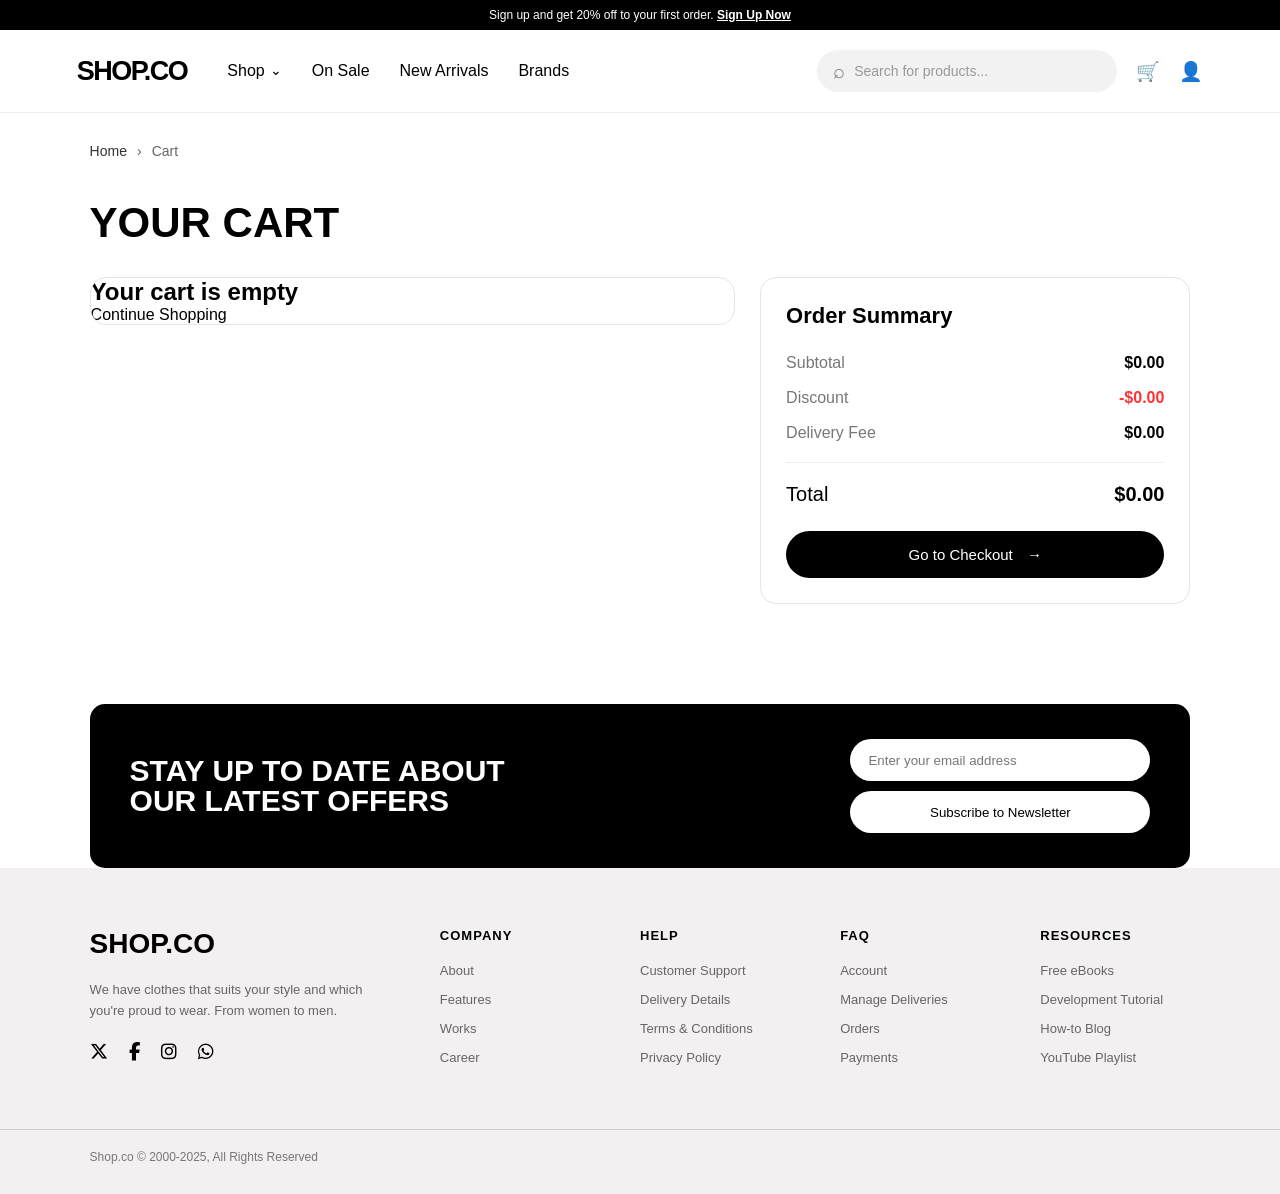
<file: cart.html>
<!DOCTYPE html>
<html lang="en">

<head>
    <meta charset="UTF-8">

    <meta
        name="viewport"
        content="width=device-width, initial-scale=1.0"
    >

    <title>Cart | SHOP.CO</title>
    
    <link rel="icon" type="image/x-icon" href="assets/images/favicon.png"> 

    <link
    rel="stylesheet"
    href="https://cdnjs.cloudflare.com/ajax/libs/font-awesome/6.5.2/css/all.min.css"
    >

    <link
        rel="stylesheet"
        href="css/style.css"
    >
</head>

<body>

    <!-- TOP ANNOUNCEMENT -->

    <div class="top-banner">
        Sign up and get 20% off to your first order.
        <a href="signup.html">Sign Up Now</a>
    </div>

<!-- ================================
     NAVBAR
================================ -->

    <header class="navbar">

        <!-- LOGO -->
        <a href="index.html" class="logo">
            SHOP.CO
        </a>


        <!-- NAVIGATION -->
        <nav class="nav-links">

            <!-- SHOP DROPDOWN -->
            <div class="shop-dropdown">

                    <button
                        type="button"
                        class="shop-link"
                        id="shop-dropdown-button"
                    >
                        Shop
                        <span class="dropdown-arrow">⌄</span>
                    </button>


                    <div
                        class="dropdown-menu"
                        id="shop-dropdown-menu"
                    >

                        <a href="category.html?category=Casual">
                            Casual
                        </a>

                        <a href="category.html?category=Formal">
                            Formal
                        </a>

                        <a href="category.html?category=Party">
                            Party
                        </a>

                        <a href="category.html?category=Gym">
                            Gym
                        </a>

                        <div class="dropdown-divider"></div>

                        <a href="products.html">
                            View All Products
                        </a>

                    </div>

            </div>

            <a href="#">
                On Sale
            </a>

            <a href="#new-arrivals">
                New Arrivals
            </a>

            <a href="#">
                Brands
            </a>

        </nav>


        <!-- RIGHT SIDE -->
        <div class="nav-actions">

            <!-- SEARCH -->
            <div class="search-box">

                <span class="search-icon">
                    ⌕
                </span>

                <input
                    type="text"
                    placeholder="Search for products..."
                >

            </div>


            <!-- CART -->
            <a
                href="cart.html"
                class="nav-icon"
                aria-label="Shopping Cart"
            >
                🛒
            </a>


            <!-- ACCOUNT -->
            <a
                href="signin.html"
                class="nav-icon"
                aria-label="Account"
            >
                👤
            </a>

        </div>

    </header>

    <!-- MAIN CART -->

    <main class="cart-page">

        <!-- BREADCRUMB -->

        <div class="breadcrumb">
            <a href="index.html">Home</a>
            <span>›</span>
            <span>Cart</span>
        </div>


        <h1 class="cart-title">
            YOUR CART
        </h1>


        <div class="cart-layout">

            <!-- CART PRODUCTS -->

            <section
                id="cart-items"
                class="cart-items"
            >
            </section>


            <!-- ORDER SUMMARY -->

            <aside class="cart-summary">

                <h2>
                    Order Summary
                </h2>


                <div class="summary-row">

                    <span>
                        Subtotal
                    </span>

                    <strong id="subtotal">
                        $0
                    </strong>

                </div>


                <div class="summary-row discount-row">

                    <span>
                        Discount
                    </span>

                    <strong id="discount">
                        $0
                    </strong>

                </div>


                <div class="summary-row">

                    <span>
                        Delivery Fee
                    </span>

                    <strong id="delivery">
                        $15
                    </strong>

                </div>


                <hr>


                <div class="summary-total">

                    <span>
                        Total
                    </span>

                    <strong id="total">
                        $0
                    </strong>

                </div>


                


                <!-- CHECKOUT -->

                <button
                    id="checkout"
                    class="checkout-button"
                >
                    Go to Checkout
                    <span>→</span>
                </button>

            </aside>

        </div>

    </main>


    <!-- NEWSLETTER -->

    <section class="newsletter">

        <div class="newsletter-title">
            <h2>
                STAY UP TO DATE ABOUT
                <br>
                OUR LATEST OFFERS
            </h2>
        </div>


        <div class="newsletter-form">

            <input
                type="email"
                placeholder="Enter your email address"
            >

            <button>
                Subscribe to Newsletter
            </button>

        </div>

    </section>


    <!-- FOOTER -->

    <footer class="footer">

        <div class="footer-brand">

            <h2>
                SHOP.CO
            </h2>

            <p>
                We have clothes that suits your style
                and which you're proud to wear.
                From women to men.
            </p>

            <div class="social-icons">

                <a href="#" aria-label="Twitter">
                    <i class="fa-brands fa-x-twitter"></i>
                </a>

                <a href="#" aria-label="Facebook">
                    <i class="fa-brands fa-facebook-f"></i>
                </a>

                <a href="#" aria-label="Instagram">
                    <i class="fa-brands fa-instagram"></i>
                </a>

                <a href="#" aria-label="WhatsApp">
                    <i class="fa-brands fa-whatsapp"></i>
                </a>

            </div>

        </div>


        <div class="footer-column">

            <h3>
                COMPANY
            </h3>

            <a href="#">About</a>
            <a href="#">Features</a>
            <a href="#">Works</a>
            <a href="#">Career</a>

        </div>


        <div class="footer-column">

            <h3>
                HELP
            </h3>

            <a href="#">Customer Support</a>
            <a href="#">Delivery Details</a>
            <a href="#">Terms & Conditions</a>
            <a href="#">Privacy Policy</a>

        </div>


        <div class="footer-column">

            <h3>
                FAQ
            </h3>

            <a href="#">Account</a>
            <a href="#">Manage Deliveries</a>
            <a href="#">Orders</a>
            <a href="#">Payments</a>

        </div>


        <div class="footer-column">

            <h3>
                RESOURCES
            </h3>

            <a href="#">Free eBooks</a>
            <a href="#">Development Tutorial</a>
            <a href="#">How-to Blog</a>
            <a href="#">YouTube Playlist</a>

        </div>

    </footer>


    <div class="footer-bottom">

        <p>
            Shop.co © 2000-2025, All Rights Reserved
        </p>

    </div>


    <script src="js/ui.js"></script>
    <script src="js/cart.js"></script>

</body>

</html>
</file>
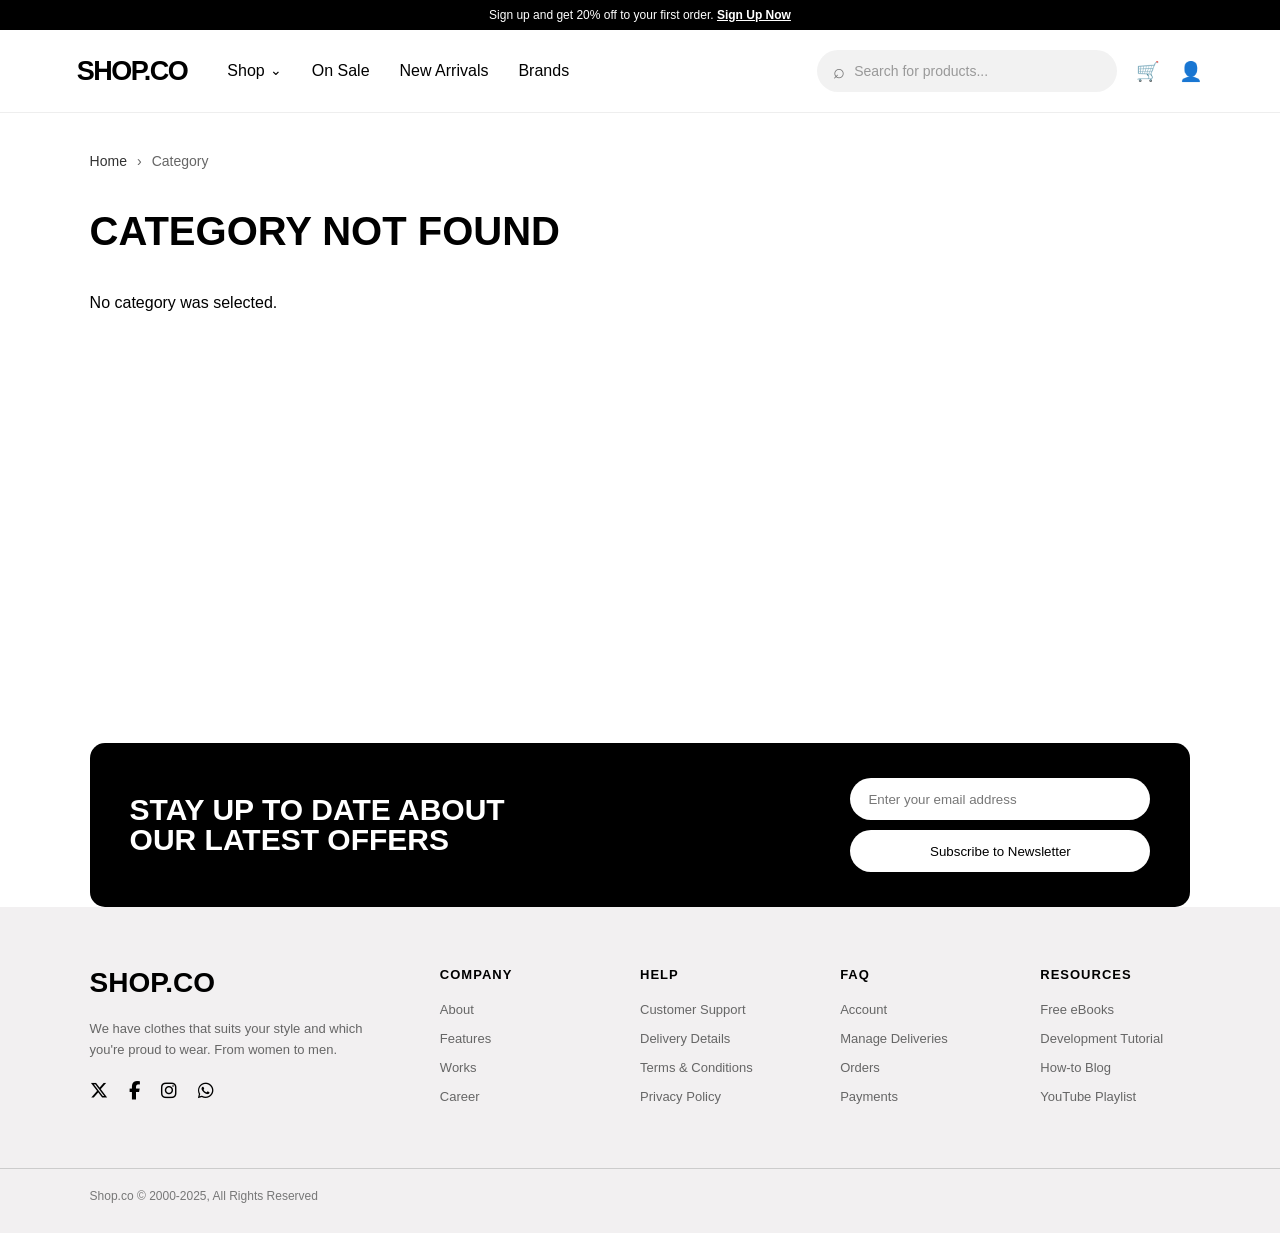
<file: category.html>
<!DOCTYPE html>
<html lang="en">

<head>

    <meta charset="UTF-8">

    <meta
        name="viewport"
        content="width=device-width, initial-scale=1.0"
    >

    <title>Category | SHOP.CO</title>
    <link rel="icon" type="image/x-icon" href="assets/images/favicon.png">

    <link
        rel="stylesheet"
        href="https://cdnjs.cloudflare.com/ajax/libs/font-awesome/6.5.2/css/all.min.css"
    >

    <link
        rel="stylesheet"
        href="css/style.css"
    >

</head>


<body>


<!-- ================================
     TOP BANNER
================================= -->

<div class="top-banner">

    Sign up and get 20% off to your first order.

    <a href="signup.html">
        Sign Up Now
    </a>

</div>


<!-- ================================
     NAVBAR
================================= -->

<header class="navbar">

    <a
        href="index.html"
        class="logo"
    >
        SHOP.CO
    </a>


    <nav class="nav-links">

        <!-- SHOP DROPDOWN -->
        <div class="shop-dropdown">

                <button
                    type="button"
                    class="shop-link"
                    id="shop-dropdown-button"
                >
                    Shop
                    <span class="dropdown-arrow">⌄</span>
                </button>


                <div
                    class="dropdown-menu"
                    id="shop-dropdown-menu"
                >

                    <a href="category.html?category=Casual">
                        Casual
                    </a>

                    <a href="category.html?category=Formal">
                        Formal
                    </a>

                    <a href="category.html?category=Party">
                        Party
                    </a>

                    <a href="category.html?category=Gym">
                        Gym
                    </a>

                    <div class="dropdown-divider"></div>

                    <a href="products.html">
                        View All Products
                    </a>

                </div>

         </div>


        <a href="#">
            On Sale
        </a>

        <a href="index.html#new-arrivals">
            New Arrivals
        </a>

        <a href="#">
            Brands
        </a>

    </nav>


    <div class="nav-actions">

        <div class="search-box">

            <span class="search-icon">
                ⌕
            </span>

            <input
                type="text"
                placeholder="Search for products..."
            >

        </div>


        <a
            href="cart.html"
            class="nav-icon"
            aria-label="Shopping Cart"
        >
            🛒
        </a>


        <a
            href="signin.html"
            class="nav-icon"
            aria-label="Account"
        >
            👤
        </a>

    </div>

</header>


<!-- ================================
     CATEGORY PAGE
================================= -->

<main class="category-page">


    <!-- BREADCRUMB -->

    <div class="breadcrumb">

        <a href="index.html">
            Home
        </a>

        <span>
            ›
        </span>

        <span id="category-breadcrumb">
            Category
        </span>

    </div>


    <!-- CATEGORY TITLE -->

    <h1
        class="category-title"
        id="category-title"
    >
        Category
    </h1>


    <!-- PRODUCTS -->

    <div
        id="category-products"
        class="products-container category-products"
    ></div>


</main>


<!-- ================================
     NEWSLETTER
================================= -->

<section class="newsletter">

    <div>

        <h2>
            STAY UP TO DATE ABOUT
            <br>
            OUR LATEST OFFERS
        </h2>

    </div>


    <div class="newsletter-form">

        <input
            type="email"
            placeholder="Enter your email address"
        >

        <button>
            Subscribe to Newsletter
        </button>

    </div>

</section>


<!-- ================================
     FOOTER
================================= -->

<footer class="footer">


    <div class="footer-brand">

        <h2>
            SHOP.CO
        </h2>

        <p>
            We have clothes that suits your
            style and which you're proud to wear.
            From women to men.
        </p>


        <div class="social-icons">

            <a
                href="#"
                aria-label="Twitter"
            >
                <i class="fa-brands fa-x-twitter"></i>
            </a>

            <a
                href="#"
                aria-label="Facebook"
            >
                <i class="fa-brands fa-facebook-f"></i>
            </a>

            <a
                href="#"
                aria-label="Instagram"
            >
                <i class="fa-brands fa-instagram"></i>
            </a>

            <a
                href="#"
                aria-label="WhatsApp"
            >
                <i class="fa-brands fa-whatsapp"></i>
            </a>

        </div>

    </div>


    <div class="footer-column">

        <h3>
            COMPANY
        </h3>

        <a href="#">
            About
        </a>

        <a href="#">
            Features
        </a>

        <a href="#">
            Works
        </a>

        <a href="#">
            Career
        </a>

    </div>


    <div class="footer-column">

        <h3>
            HELP
        </h3>

        <a href="#">
            Customer Support
        </a>

        <a href="#">
            Delivery Details
        </a>

        <a href="#">
            Terms & Conditions
        </a>

        <a href="#">
            Privacy Policy
        </a>

    </div>


    <div class="footer-column">

        <h3>
            FAQ
        </h3>

        <a href="#">
            Account
        </a>

        <a href="#">
            Manage Deliveries
        </a>

        <a href="#">
            Orders
        </a>

        <a href="#">
            Payments
        </a>

    </div>


    <div class="footer-column">

        <h3>
            RESOURCES
        </h3>

        <a href="#">
            Free eBooks
        </a>

        <a href="#">
            Development Tutorial
        </a>

        <a href="#">
            How-to Blog
        </a>

        <a href="#">
            YouTube Playlist
        </a>

    </div>


</footer>


<div class="footer-bottom">

    <p>
        Shop.co © 2000-2025, All Rights Reserved
    </p>

</div>


    <script src="js/ui.js"></script>
    <script src="js/category.js"></script>

</body>

</html>
</file>
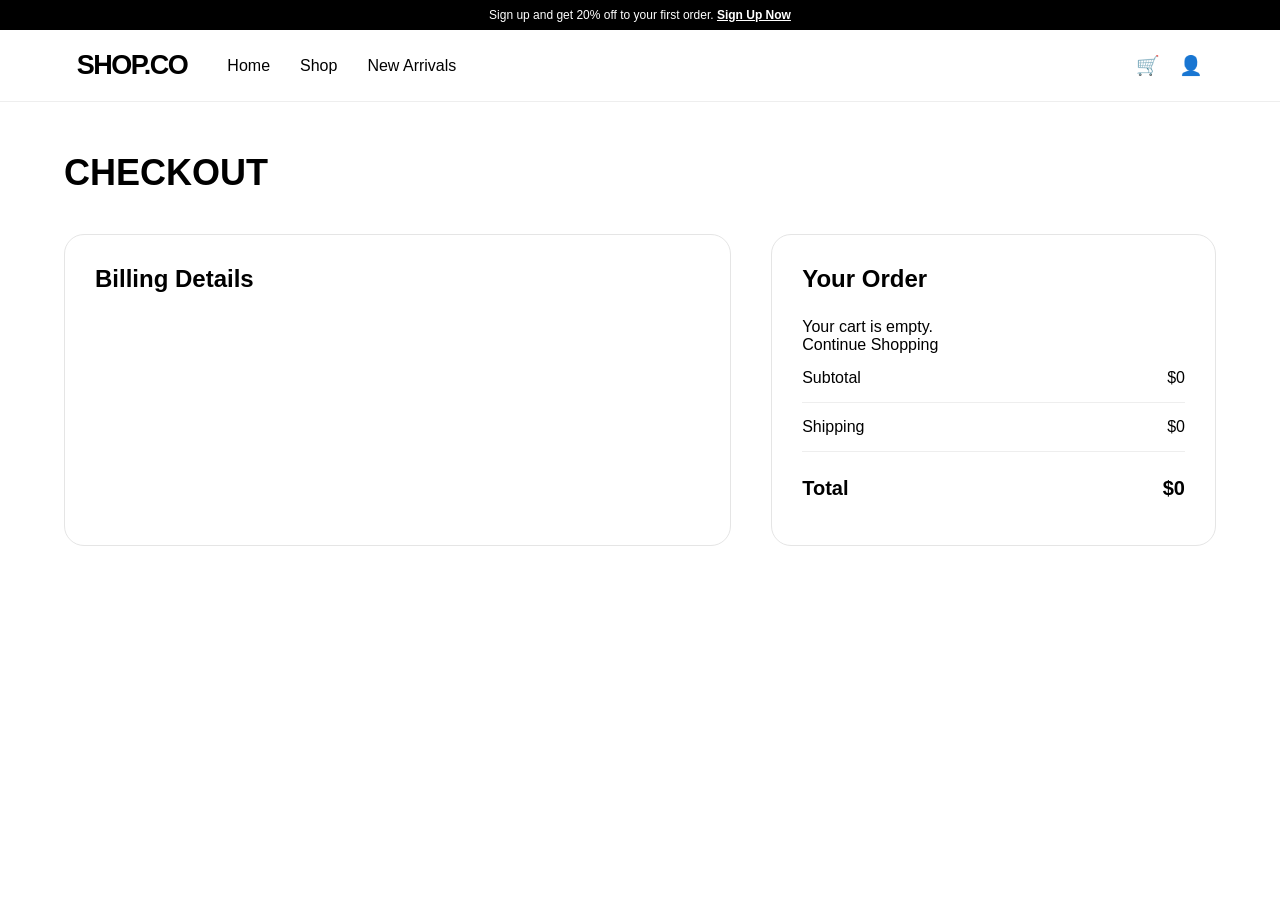
<file: checkout.html>
<!DOCTYPE html>

<html lang="en">

<head>

    <meta charset="UTF-8">

    <meta
        name="viewport"
        content="width=device-width, initial-scale=1.0"
    >

    <title>Checkout | SHOP.CO</title>
    <link rel="icon" type="image/x-icon" href="assets/images/favicon.png">

    <link
        rel="stylesheet"
        href="css/style.css"
    >

</head>


<body>


<!-- ================================
     TOP BANNER
================================= -->

<div class="top-banner">

    Sign up and get 20% off to your first order.

    <a href="signup.html">
        Sign Up Now
    </a>

</div>


<!-- ================================
     NAVBAR
================================= -->

<header class="navbar">

    <a
        href="index.html"
        class="logo"
    >
        SHOP.CO
    </a>


    <nav class="nav-links">

        <a href="index.html">
            Home
        </a>

        <a href="category.html">
            Shop
        </a>

        <a href="index.html#new-arrivals">
            New Arrivals
        </a>

    </nav>


    <div class="nav-actions">

        <a
            href="cart.html"
            class="nav-icon"
        >
            🛒
        </a>

        <a
            href="signin.html"
            class="nav-icon"
        >
            👤
        </a>

    </div>

</header>



<!-- ================================
     CHECKOUT
================================= -->

<main class="checkout-page">


    <h1>
        CHECKOUT
    </h1>


    <div class="checkout-container">


        <!-- ============================
             CUSTOMER INFORMATION
        ============================= -->

        <section class="checkout-form">

            <h2>
                Billing Details
            </h2>


            <form id="checkout-form">


                <div class="checkout-field">

                    <label for="checkout-name">
                        Full Name
                    </label>

                    <input
                        type="text"
                        id="checkout-name"
                        placeholder="Your full name"
                        required
                    >

                </div>


                <div class="checkout-field">

                    <label for="checkout-email">
                        Email
                    </label>

                    <input
                        type="email"
                        id="checkout-email"
                        placeholder="name@example.com"
                        required
                    >

                </div>


                <div class="checkout-field">

                    <label for="checkout-phone">
                        Phone Number
                    </label>

                    <input
                        type="tel"
                        id="checkout-phone"
                        placeholder="01xxxxxxxxx"
                        required
                    >

                </div>


                <div class="checkout-field">

                    <label for="checkout-address">
                        Address
                    </label>

                    <input
                        type="text"
                        id="checkout-address"
                        placeholder="Your address"
                        required
                    >

                </div>


                <div class="checkout-row">

                    <div class="checkout-field">

                        <label for="checkout-city">
                            City
                        </label>

                        <input
                            type="text"
                            id="checkout-city"
                            placeholder="City"
                            required
                        >

                    </div>


                    <div class="checkout-field">

                        <label for="checkout-country">
                            Country
                        </label>

                        <input
                            type="text"
                            id="checkout-country"
                            value="Egypt"
                            required
                        >

                    </div>

                </div>


                <h2 class="payment-title">
                    Payment Method
                </h2>


                <div class="payment-method">

                    <label>

                        <input
                            type="radio"
                            name="payment"
                            value="cash"
                            checked
                        >

                        Cash on Delivery

                    </label>


                    <label>

                        <input
                            type="radio"
                            name="payment"
                            value="card"
                        >

                        Credit / Debit Card

                    </label>

                </div>


                <button
                    type="submit"
                    class="place-order-button"
                >
                    Place Order
                </button>


            </form>

        </section>



        <!-- ============================
             ORDER SUMMARY
        ============================= -->

        <section class="order-summary">

            <h2>
                Your Order
            </h2>


            <div id="checkout-items">

                <!-- Products generated by JavaScript -->

            </div>


            <div class="checkout-summary-line">

                <span>
                    Subtotal
                </span>

                <span id="checkout-subtotal">
                    $0
                </span>

            </div>


            <div class="checkout-summary-line">

                <span>
                    Shipping
                </span>

                <span id="checkout-shipping">
                    $10
                </span>

            </div>


            <div class="checkout-summary-line checkout-total">

                <span>
                    Total
                </span>

                <span id="checkout-total">
                    $0
                </span>

            </div>

        </section>


    </div>


    <!-- ================================
         SUCCESS MESSAGE
    ================================= -->

    <div
        id="checkout-success"
        class="checkout-success"
    >

        <h2>
            Order Placed Successfully!
        </h2>

        <p>
            Thank you for shopping with SHOP.CO.
        </p>

        <a href="index.html">
            Continue Shopping
        </a>

    </div>


</main>


<script src="js/ui.js"></script>
<script src="js/checkout.js"></script>

</body>

</html>
</file>
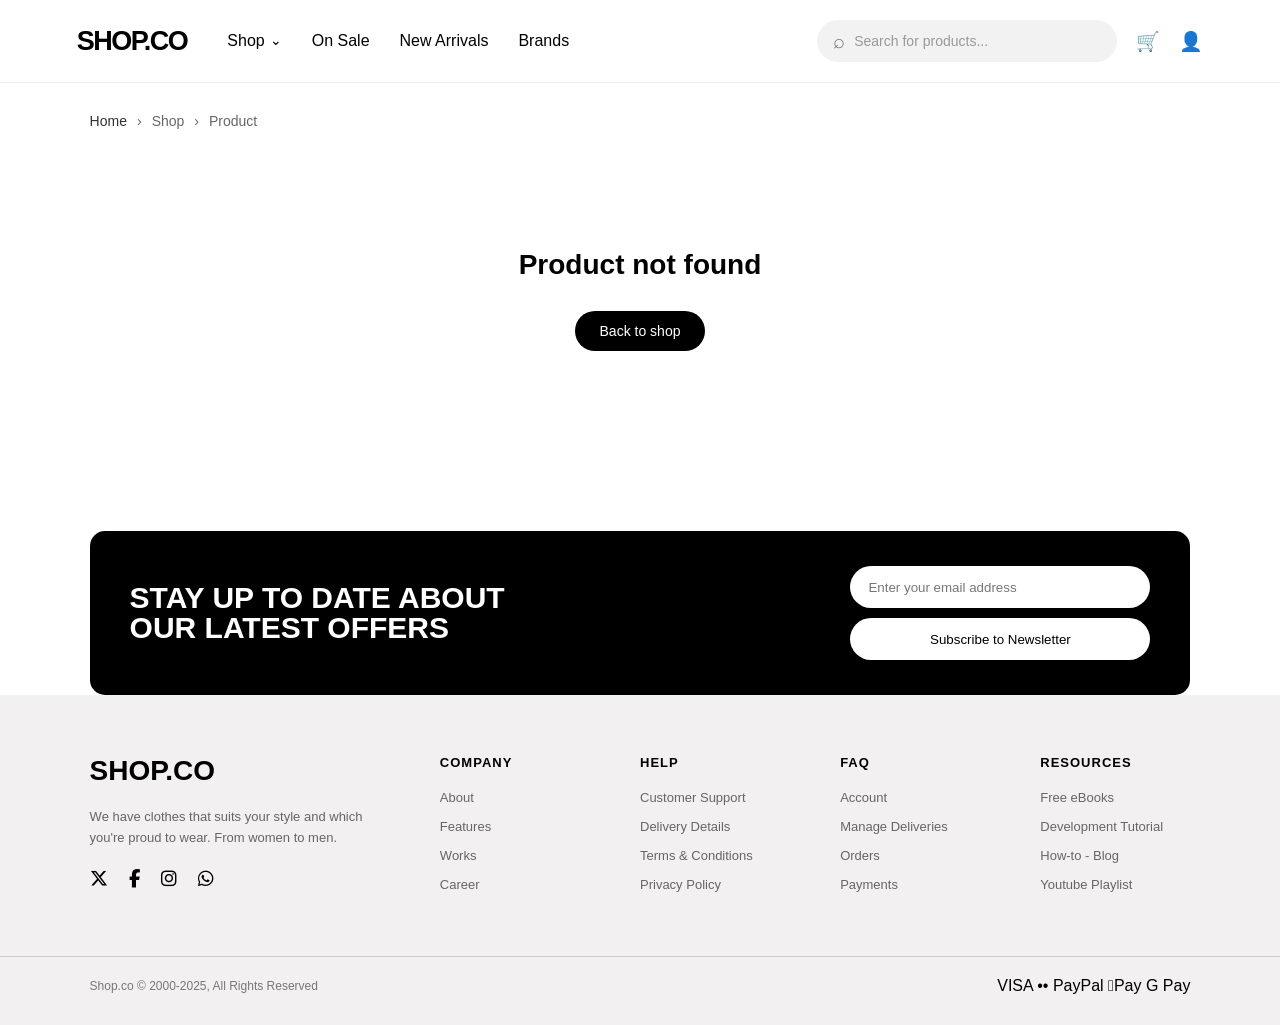
<file: product.html>
<!DOCTYPE html>
<html lang="en">

<head>

    <meta charset="UTF-8">

    <meta
        name="viewport"
        content="width=device-width, initial-scale=1.0"
    >

    <title>Product | SHOP.CO</title>
    <link rel="icon" type="image/x-icon" href="assets/images/favicon.png">

    <link
    rel="stylesheet"
    href="https://cdnjs.cloudflare.com/ajax/libs/font-awesome/6.5.2/css/all.min.css"
    >

    <link
        rel="stylesheet"
        href="css/style.css"
    >

</head>


<body>
    <!-- ================================
        NAVBAR
    ================================ -->

    <header class="navbar">

        <!-- LOGO -->
        <a href="index.html" class="logo">
            SHOP.CO
        </a>


        <!-- NAVIGATION -->
        <nav class="nav-links">

            <a href="#" class="shop-link">
                Shop
                <span class="dropdown-arrow">⌄</span>
            </a>

            <a href="#">
                On Sale
            </a>

            <a href="#new-arrivals">
                New Arrivals
            </a>

            <a href="#">
                Brands
            </a>

        </nav>


        <!-- RIGHT SIDE -->
        <div class="nav-actions">

            <!-- SEARCH -->
            <div class="search-box">

                <span class="search-icon">
                    ⌕
                </span>

                <input
                    type="text"
                    placeholder="Search for products..."
                >

            </div>


            <!-- CART -->
            <a
                href="cart.html"
                class="nav-icon"
                aria-label="Shopping Cart"
            >
                🛒
            </a>


            <a
                href="signin.html"
                class="nav-icon"
                aria-label="Account"
            >
                👤
            </a>

        </div>

    </header>


    <!-- ================================
         PRODUCT PAGE
    ================================= -->

    <main class="product-page">


        <!-- Breadcrumb -->

        <div class="breadcrumb">

            <a href="index.html">
                Home
            </a>

            <span>›</span>

            <span>
                Shop
            </span>

            <span>›</span>

            <span id="breadcrumb-product">
                Product
            </span>

        </div>


        <!--
            JavaScript generates
            the complete product here.
        -->

        <div
            id="product-details"
            class="product-details"
        ></div>


    </main>



    <!-- ================================
         NEWSLETTER
    ================================= -->

    <section class="newsletter">

        <h2>
            STAY UP TO DATE ABOUT<br>
            OUR LATEST OFFERS
        </h2>


        <form class="newsletter-form">

            <input
                type="email"
                placeholder="Enter your email address"
            >

            <button type="submit">
                Subscribe to Newsletter
            </button>

        </form>

    </section>



    <!-- ================================
         FOOTER
    ================================= -->

    <footer class="footer">


        <!-- Footer Brand -->

        <div class="footer-brand">

            <h2>
                SHOP.CO
            </h2>

            <p>
                We have clothes that suits your style and
                which you're proud to wear. From women to men.
            </p>


            <div class="social-icons">

                <a href="#" aria-label="Twitter">
                    <i class="fa-brands fa-x-twitter"></i>
                </a>

                <a href="#" aria-label="Facebook">
                    <i class="fa-brands fa-facebook-f"></i>
                </a>

                <a href="#" aria-label="Instagram">
                    <i class="fa-brands fa-instagram"></i>
                </a>

                <a href="#" aria-label="WhatsApp">
                    <i class="fa-brands fa-whatsapp"></i>
                </a>

            </div>

        </div>



        <!-- Company -->

        <div class="footer-column">

            <h3>
                COMPANY
            </h3>

            <a href="#">
                About
            </a>

            <a href="#">
                Features
            </a>

            <a href="#">
                Works
            </a>

            <a href="#">
                Career
            </a>

        </div>



        <!-- Help -->

        <div class="footer-column">

            <h3>
                HELP
            </h3>

            <a href="#">
                Customer Support
            </a>

            <a href="#">
                Delivery Details
            </a>

            <a href="#">
                Terms & Conditions
            </a>

            <a href="#">
                Privacy Policy
            </a>

        </div>



        <!-- FAQ -->

        <div class="footer-column">

            <h3>
                FAQ
            </h3>

            <a href="#">
                Account
            </a>

            <a href="#">
                Manage Deliveries
            </a>

            <a href="#">
                Orders
            </a>

            <a href="#">
                Payments
            </a>

        </div>



        <!-- Resources -->

        <div class="footer-column">

            <h3>
                RESOURCES
            </h3>

            <a href="#">
                Free eBooks
            </a>

            <a href="#">
                Development Tutorial
            </a>

            <a href="#">
                How-to - Blog
            </a>

            <a href="#">
                Youtube Playlist
            </a>

        </div>

    </footer>



    <!-- ================================
         FOOTER BOTTOM
    ================================= -->

    <div class="footer-bottom">

        <p>
            Shop.co © 2000-2025, All Rights Reserved
        </p>


        <div class="payment-methods">

            <span>VISA</span>
            <span>••</span>
            <span>PayPal</span>
            <span>Pay</span>
            <span>G Pay</span>

        </div>

    </div>



    <!-- ================================
         JAVASCRIPT
    ================================= -->

    <script src="js/ui.js"></script>
    <script src="js/product.js"></script>

</body>

</html>
</file>
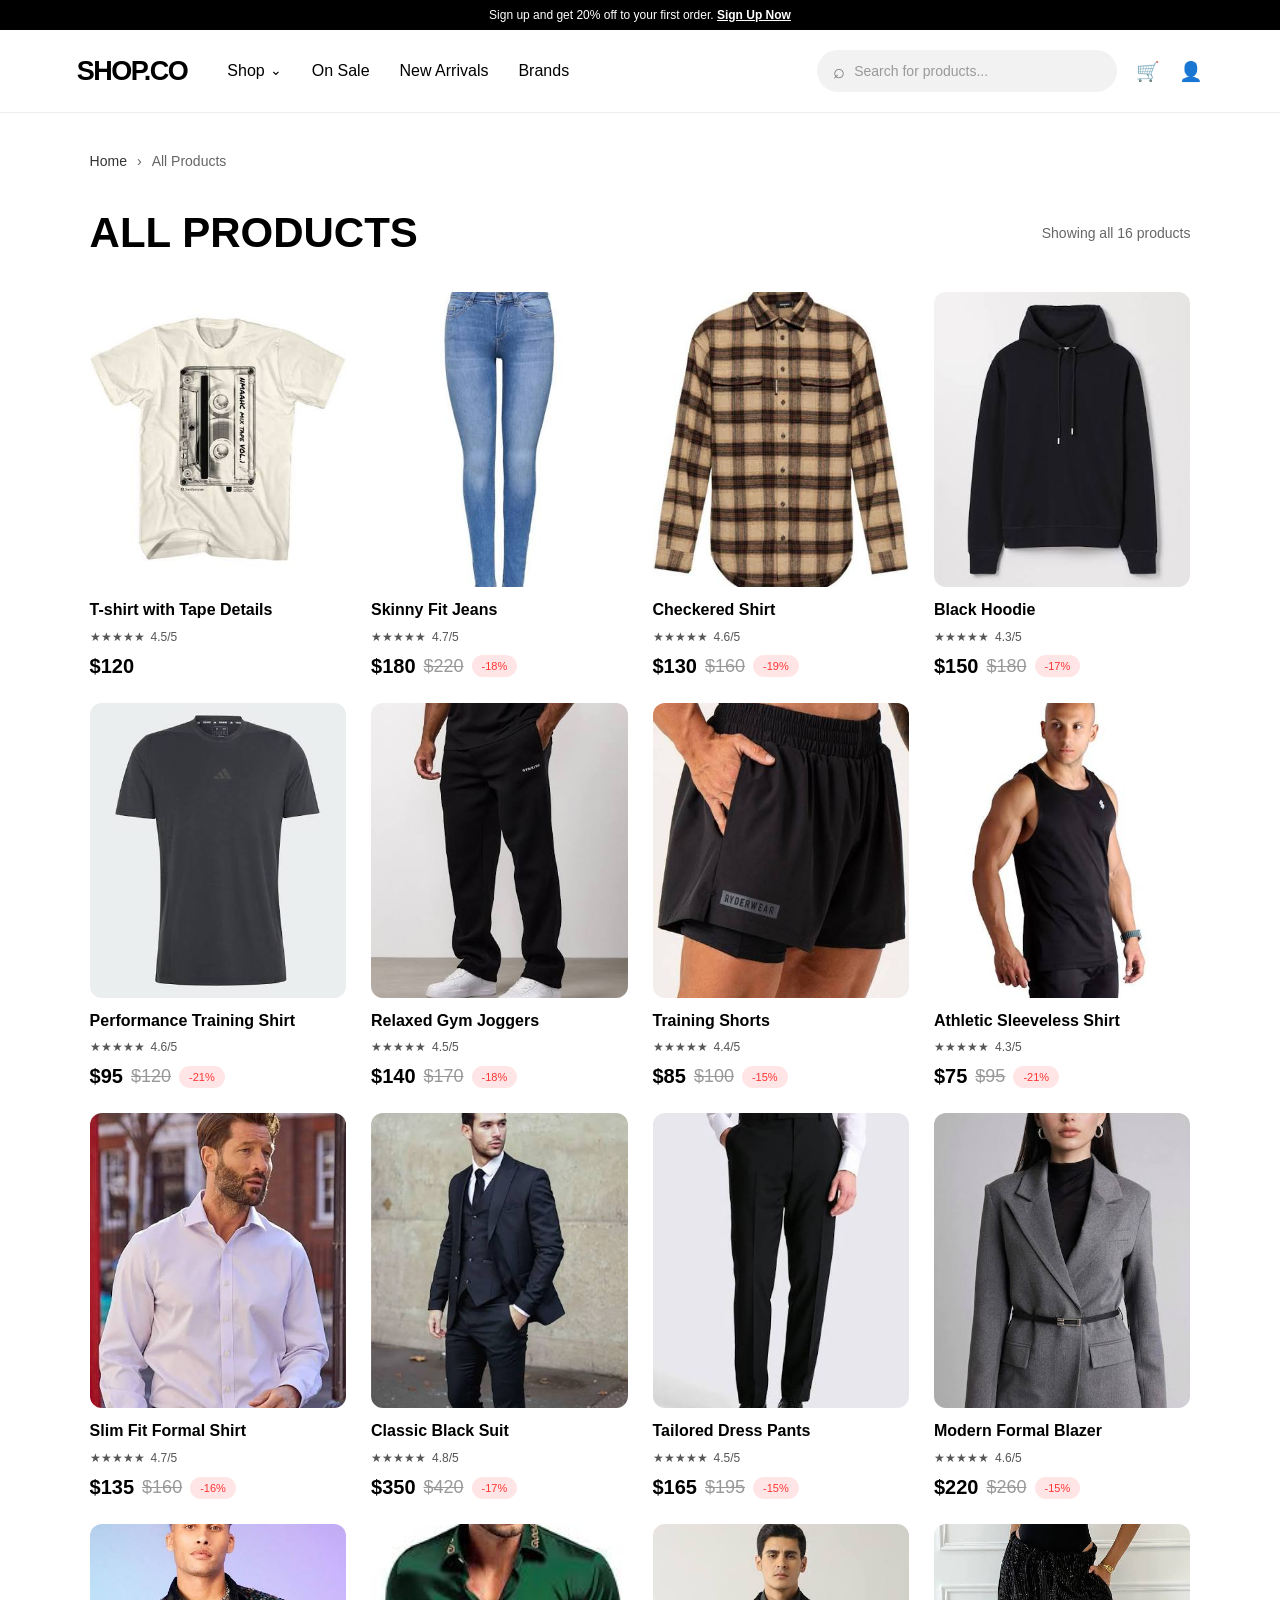
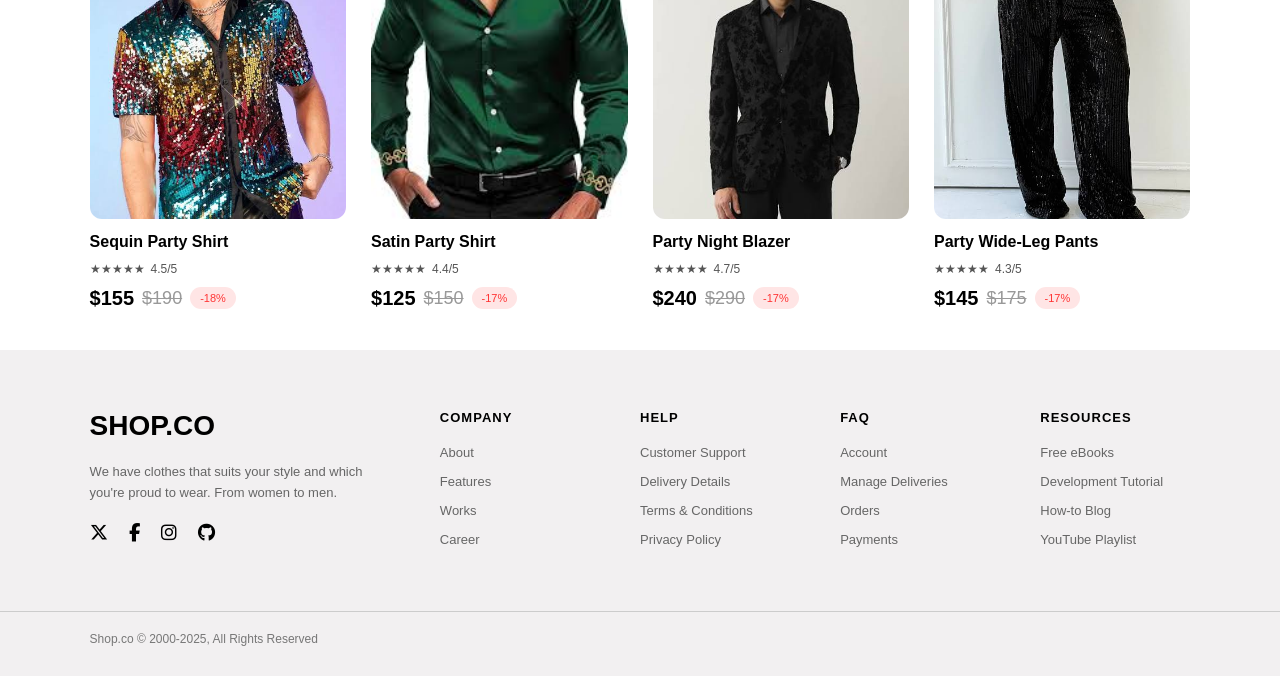
<file: products.html>
<!DOCTYPE html>

<html lang="en">

<head>

    <meta charset="UTF-8">

    <meta
        name="viewport"
        content="width=device-width, initial-scale=1.0"
    >

    <title>All Products | SHOP.CO</title>
    <link rel="icon" type="image/x-icon" href="assets/images/favicon.png">

    <link
        rel="stylesheet"
        href="https://cdnjs.cloudflare.com/ajax/libs/font-awesome/6.5.2/css/all.min.css"
    >

    <link
        rel="stylesheet"
        href="css/style.css"
    >

</head>


<body>


<!-- ================================
     TOP BANNER
================================= -->

<div class="top-banner">

    Sign up and get 20% off to your first order.

    <a href="signup.html">
        Sign Up Now
    </a>

</div>



<!-- ================================
     NAVBAR
================================= -->

<header class="navbar">


    <!-- LOGO -->

    <a
        href="index.html"
        class="logo"
    >
        SHOP.CO
    </a>



    <!-- NAVIGATION -->

    <nav class="nav-links">

        <div class="shop-dropdown">

            <button
                type="button"
                class="shop-link"
                id="shop-dropdown-button"
            >
                Shop

                <span class="dropdown-arrow">
                    ⌄
                </span>

            </button>


            <div
                class="dropdown-menu"
                id="shop-dropdown-menu"
            >

                <a href="category.html?category=Casual">
                    Casual
                </a>

                <a href="category.html?category=Formal">
                    Formal
                </a>

                <a href="category.html?category=Party">
                    Party
                </a>

                <a href="category.html?category=Gym">
                    Gym
                </a>

                <div class="dropdown-divider"></div>

                <a href="products.html">
                    View All Products
                </a>

            </div>

        </div>


        <a href="#">
            On Sale
        </a>


        <a href="index.html#new-arrivals">
            New Arrivals
        </a>


        <a href="#">
            Brands
        </a>

    </nav>



    <!-- RIGHT SIDE -->

    <div class="nav-actions">


        <!-- SEARCH -->

        <div class="search-box">

            <span class="search-icon">
                ⌕
            </span>

            <input
                type="text"
                placeholder="Search for products..."
            >

        </div>



        <!-- CART -->

        <a
            href="cart.html"
            class="nav-icon"
            aria-label="Shopping Cart"
        >
            🛒
        </a>



        <!-- ACCOUNT -->

        <a
            href="signin.html"
            class="nav-icon"
            aria-label="Account"
        >
            👤
        </a>

    </div>

</header>



<!-- ================================
     ALL PRODUCTS
================================= -->

<main class="all-products-page">


    <!-- BREADCRUMB -->

    <div class="breadcrumb">

        <a href="index.html">
            Home
        </a>

        <span>
            ›
        </span>

        <span>
            All Products
        </span>

    </div>



    <!-- PAGE TITLE -->

    <section class="all-products-section">

        <div class="all-products-header">

            <h1>
                ALL PRODUCTS
            </h1>

            <p id="product-count">
                Loading products...
            </p>

        </div>


        <!-- PRODUCTS -->

        <div
            id="all-products-container"
            class="products-container"
        ></div>


    </section>

</main>



<!-- ================================
     FOOTER
================================= -->

<footer class="footer">


    <div class="footer-brand">

        <h2>
            SHOP.CO
        </h2>

        <p>
            We have clothes that suits your
            style and which you're proud to wear.
            From women to men.
        </p>


        <div class="social-icons">

            <a href="#" aria-label="Twitter">
                <i class="fa-brands fa-x-twitter"></i>
            </a>

            <a href="#" aria-label="Facebook">
                <i class="fa-brands fa-facebook-f"></i>
            </a>

            <a href="#" aria-label="Instagram">
                <i class="fa-brands fa-instagram"></i>
            </a>

            <a href="#" aria-label="GitHub">
                <i class="fa-brands fa-github"></i>
            </a>

        </div>

    </div>



    <div class="footer-column">

        <h3>
            COMPANY
        </h3>

        <a href="#">
            About
        </a>

        <a href="#">
            Features
        </a>

        <a href="#">
            Works
        </a>

        <a href="#">
            Career
        </a>

    </div>



    <div class="footer-column">

        <h3>
            HELP
        </h3>

        <a href="#">
            Customer Support
        </a>

        <a href="#">
            Delivery Details
        </a>

        <a href="#">
            Terms & Conditions
        </a>

        <a href="#">
            Privacy Policy
        </a>

    </div>



    <div class="footer-column">

        <h3>
            FAQ
        </h3>

        <a href="#">
            Account
        </a>

        <a href="#">
            Manage Deliveries
        </a>

        <a href="#">
            Orders
        </a>

        <a href="#">
            Payments
        </a>

    </div>



    <div class="footer-column">

        <h3>
            RESOURCES
        </h3>

        <a href="#">
            Free eBooks
        </a>

        <a href="#">
            Development Tutorial
        </a>

        <a href="#">
            How-to Blog
        </a>

        <a href="#">
            YouTube Playlist
        </a>

    </div>

</footer>



<!-- ================================
     FOOTER BOTTOM
================================= -->

<div class="footer-bottom">

    <p>
        Shop.co © 2000-2025, All Rights Reserved
    </p>

</div>



<!-- ================================
     JAVASCRIPT
================================= -->

<script src="js/ui.js"></script>
<script src="js/main.js"></script>

<script src="js/products.js"></script>


</body>

</html>
</file>
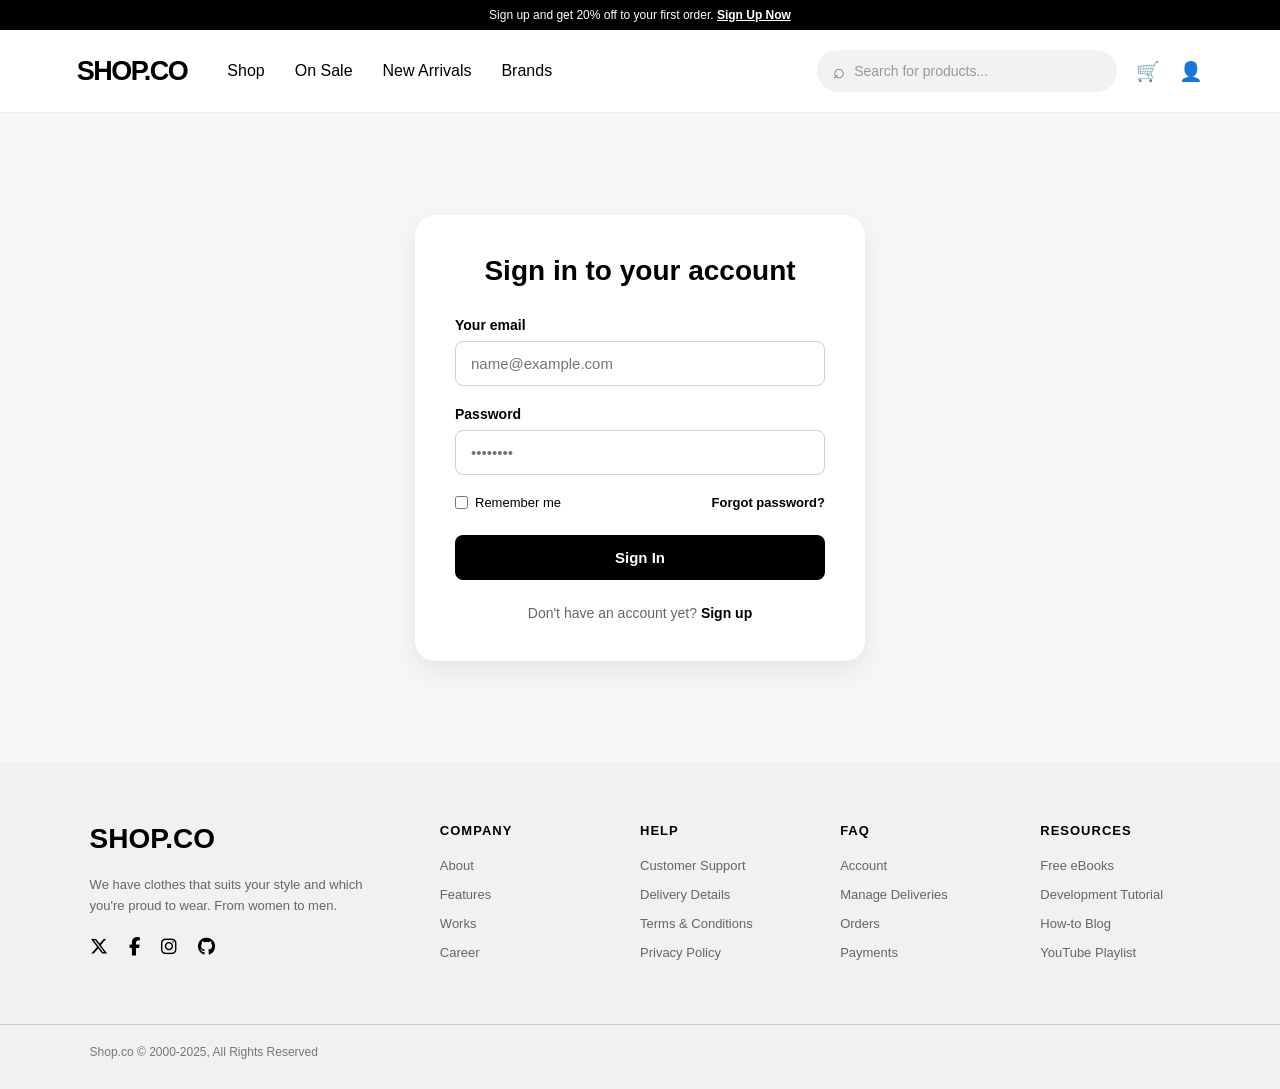
<file: signin.html>
<!DOCTYPE html>
<html lang="en">

<head>

    <meta charset="UTF-8">

    <meta
        name="viewport"
        content="width=device-width, initial-scale=1.0"
    >

    <title>Sign In | SHOP.CO</title>
    <link rel="icon" type="image/x-icon" href="assets/images/favicon.png">

    <link
        rel="stylesheet"
        href="https://cdnjs.cloudflare.com/ajax/libs/font-awesome/6.5.2/css/all.min.css"
    >

    <link
        rel="stylesheet"
        href="css/style.css"
    >

</head>


<body>

    <!-- ================================
         TOP BANNER
    ================================= -->

    <div class="top-banner">

        Sign up and get 20% off to your first order.

        <a href="#">
            Sign Up Now
        </a>

    </div>


    <!-- ================================
         NAVBAR
    ================================= -->

    <header class="navbar">

        <a
            href="index.html"
            class="logo"
        >
            SHOP.CO
        </a>


        <nav class="nav-links">

            <a href="#">
                Shop
            </a>

            <a href="#">
                On Sale
            </a>

            <a href="index.html#new-arrivals">
                New Arrivals
            </a>

            <a href="#">
                Brands
            </a>

        </nav>


        <div class="nav-actions">

            <div class="search-box">

                <span class="search-icon">
                    ⌕
                </span>

                <input
                    type="text"
                    placeholder="Search for products..."
                >

            </div>


            <a
                href="cart.html"
                class="nav-icon"
                aria-label="Shopping Cart"
            >
                🛒
            </a>


            <a
                href="signin.html"
                class="nav-icon"
                aria-label="Account"
            >
                👤
            </a>

        </div>

    </header>



    <!-- ================================
         SIGN IN
    ================================= -->

    <main class="signin-page">

        <div class="signin-container">

            <div class="signin-card">

                <h1>
                    Sign in to your account
                </h1>


                <form id="signin-form">

                    <!-- EMAIL -->

                    <div class="signin-field">

                        <label for="email">
                            Your email
                        </label>

                        <input
                            type="email"
                            id="email"
                            name="email"
                            placeholder="name@example.com"
                            required
                        >

                    </div>


                    <!-- PASSWORD -->

                    <div class="signin-field">

                        <label for="password">
                            Password
                        </label>

                        <input
                            type="password"
                            id="password"
                            name="password"
                            placeholder="••••••••"
                            required
                        >

                    </div>


                    <!-- OPTIONS -->

                    <div class="signin-options">

                        <label class="remember-me">

                            <input
                                type="checkbox"
                                id="remember"
                            >

                            <span>
                                Remember me
                            </span>

                        </label>


                        <a href="#">
                            Forgot password?
                        </a>

                    </div>


                    <!-- BUTTON -->

                    <button
                        type="submit"
                        class="signin-button"
                    >
                        Sign In
                    </button>


                    <!-- SIGN UP -->

                    <p class="signup-text">

                        Don't have an account yet?

                        <a href="signup.html">
                            Sign up
                        </a>

                    </p>

                </form>

            </div>

        </div>

    </main>



    <!-- ================================
         FOOTER
    ================================= -->

    <footer class="footer">

        <div class="footer-brand">

            <h2>
                SHOP.CO
            </h2>

            <p>
                We have clothes that suits your
                style and which you're proud to wear.
                From women to men.
            </p>


            <div class="social-icons">

                <a href="#" aria-label="Twitter">
                    <i class="fa-brands fa-x-twitter"></i>
                </a>

                <a href="#" aria-label="Facebook">
                    <i class="fa-brands fa-facebook-f"></i>
                </a>

                <a href="#" aria-label="Instagram">
                    <i class="fa-brands fa-instagram"></i>
                </a>

                <a href="#" aria-label="GitHub">
                    <i class="fa-brands fa-github"></i>
                </a>

            </div>

        </div>


        <div class="footer-column">

            <h3>
                COMPANY
            </h3>

            <a href="#">
                About
            </a>

            <a href="#">
                Features
            </a>

            <a href="#">
                Works
            </a>

            <a href="#">
                Career
            </a>

        </div>


        <div class="footer-column">

            <h3>
                HELP
            </h3>

            <a href="#">
                Customer Support
            </a>

            <a href="#">
                Delivery Details
            </a>

            <a href="#">
                Terms & Conditions
            </a>

            <a href="#">
                Privacy Policy
            </a>

        </div>


        <div class="footer-column">

            <h3>
                FAQ
            </h3>

            <a href="#">
                Account
            </a>

            <a href="#">
                Manage Deliveries
            </a>

            <a href="#">
                Orders
            </a>

            <a href="#">
                Payments
            </a>

        </div>


        <div class="footer-column">

            <h3>
                RESOURCES
            </h3>

            <a href="#">
                Free eBooks
            </a>

            <a href="#">
                Development Tutorial
            </a>

            <a href="#">
                How-to Blog
            </a>

            <a href="#">
                YouTube Playlist
            </a>

        </div>

    </footer>


    <div class="footer-bottom">

        <p>
            Shop.co © 2000-2025, All Rights Reserved
        </p>

    </div>


    <!-- JAVASCRIPT -->

    <script src="js/ui.js"></script>
    <script src="js/signin.js"></script>

</body>

</html>
</file>
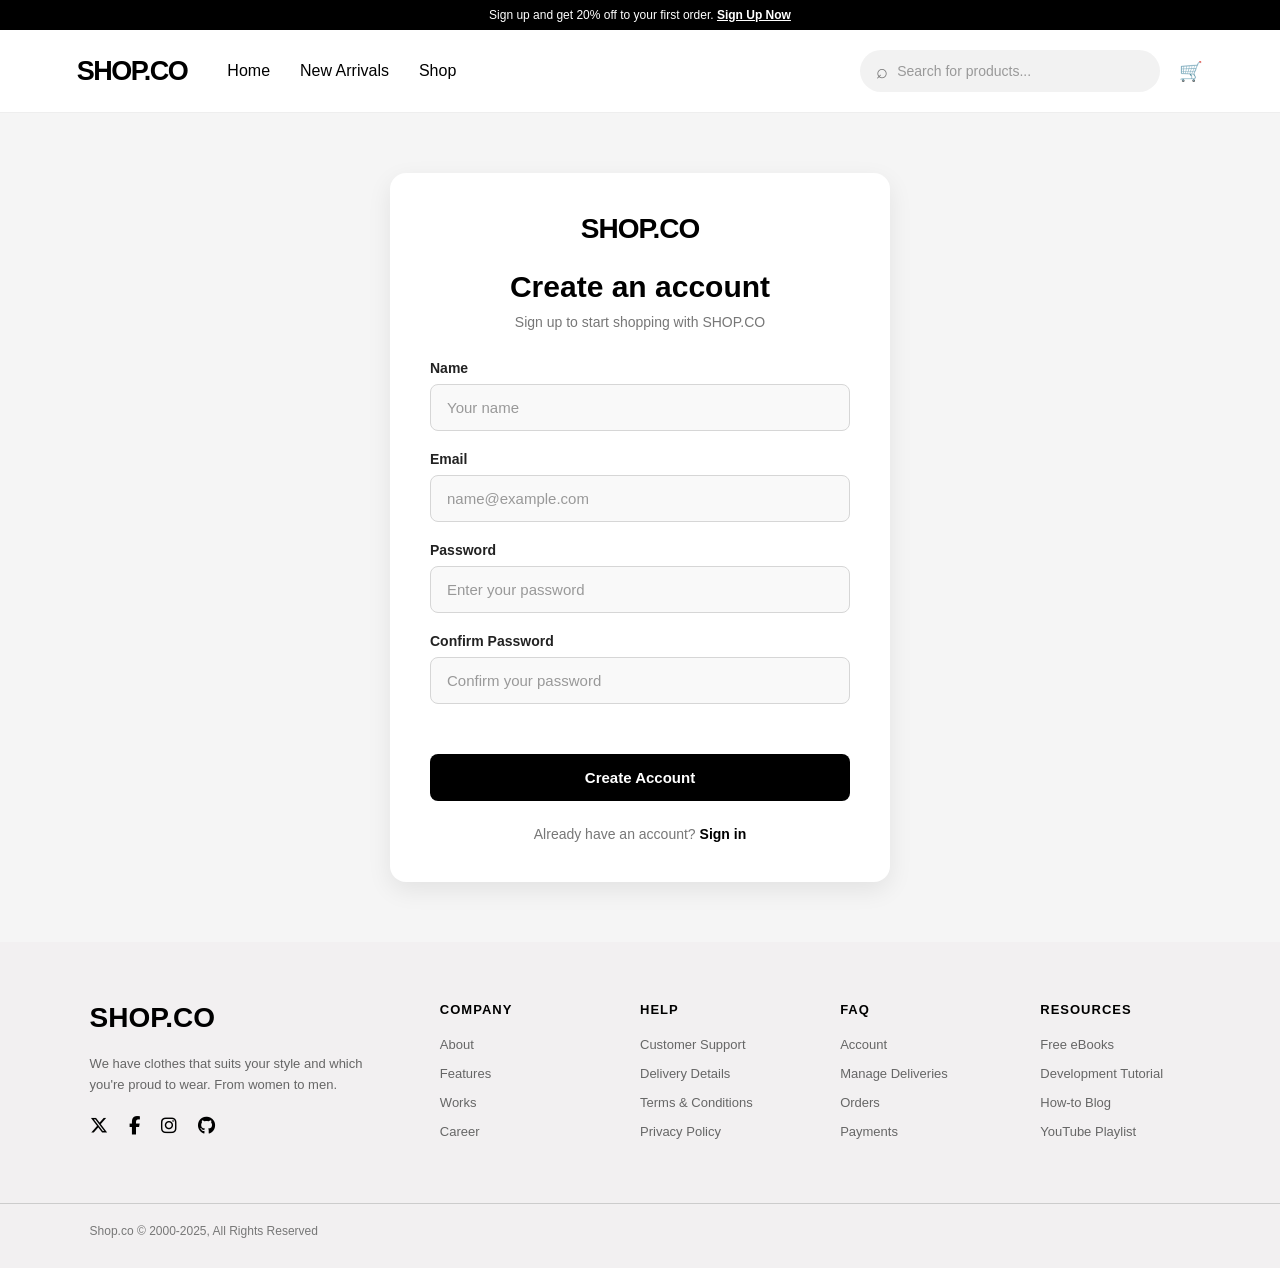
<file: signup.html>
<!DOCTYPE html>
<html lang="en">

<head>

    <meta charset="UTF-8">

    <meta
        name="viewport"
        content="width=device-width, initial-scale=1.0"
    >

    <title>Sign Up | SHOP.CO</title>
    <link rel="icon" type="image/x-icon" href="assets/images/favicon.png">

    <link
        rel="stylesheet"
        href="https://cdnjs.cloudflare.com/ajax/libs/font-awesome/6.5.2/css/all.min.css"
    >

    <link
        rel="stylesheet"
        href="css/style.css"
    >

</head>


<body>


<!-- ================================
     TOP BANNER
================================= -->

<div class="top-banner">

    Sign up and get 20% off to your first order.

    <a href="#">
        Sign Up Now
    </a>

</div>


<!-- ================================
     NAVBAR
================================= -->

<header class="navbar">

    <a
        href="index.html"
        class="logo"
    >
        SHOP.CO
    </a>


    <nav class="nav-links">

        <a href="index.html">
            Home
        </a>

        <a href="index.html#new-arrivals">
            New Arrivals
        </a>

        <a href="category.html">
            Shop
        </a>

    </nav>


    <div class="nav-actions">

        <div class="search-box">

            <span class="search-icon">
                ⌕
            </span>

            <input
                type="text"
                placeholder="Search for products..."
            >

        </div>


        <a
            href="cart.html"
            class="nav-icon"
            aria-label="Shopping Cart"
        >
            🛒
        </a>

    </div>

</header>


<!-- ================================
     SIGN UP
================================= -->

<main class="auth-page">

    <div class="auth-container">


        <div class="auth-card">

            <div class="auth-logo">

                <a href="index.html">
                    SHOP.CO
                </a>

            </div>


            <h1>
                Create an account
            </h1>


            <p class="auth-subtitle">
                Sign up to start shopping with SHOP.CO
            </p>


            <form id="signup-form">


                <!-- NAME -->

                <div class="auth-field">

                    <label for="name">
                        Name
                    </label>

                    <input
                        type="text"
                        id="name"
                        placeholder="Your name"
                        required
                    >

                </div>


                <!-- EMAIL -->

                <div class="auth-field">

                    <label for="signup-email">
                        Email
                    </label>

                    <input
                        type="email"
                        id="signup-email"
                        placeholder="name@example.com"
                        required
                    >

                </div>


                <!-- PASSWORD -->

                <div class="auth-field">

                    <label for="signup-password">
                        Password
                    </label>

                    <input
                        type="password"
                        id="signup-password"
                        placeholder="Enter your password"
                        required
                    >

                </div>


                <!-- CONFIRM PASSWORD -->

                <div class="auth-field">

                    <label for="confirm-password">
                        Confirm Password
                    </label>

                    <input
                        type="password"
                        id="confirm-password"
                        placeholder="Confirm your password"
                        required
                    >

                </div>


                <!-- ERROR MESSAGE -->

                <p
                    id="signup-error"
                    class="auth-error"
                ></p>


                <!-- SUCCESS MESSAGE -->

                <p
                    id="signup-success"
                    class="auth-success"
                ></p>


                <!-- BUTTON -->

                <button
                    type="submit"
                    class="auth-button"
                >
                    Create Account
                </button>


            </form>


            <p class="auth-switch">

                Already have an account?

                <a href="signin.html">
                    Sign in
                </a>

            </p>


        </div>

    </div>

</main>


<!-- ================================
     FOOTER
================================= -->

<footer class="footer">

    <div class="footer-brand">

        <h2>
            SHOP.CO
        </h2>

        <p>
            We have clothes that suits your
            style and which you're proud to wear.
            From women to men.
        </p>

        <div class="social-icons">

            <a href="#" aria-label="Twitter">
                <i class="fa-brands fa-x-twitter"></i>
            </a>

            <a href="#" aria-label="Facebook">
                <i class="fa-brands fa-facebook-f"></i>
            </a>

            <a href="#" aria-label="Instagram">
                <i class="fa-brands fa-instagram"></i>
            </a>

            <a href="#" aria-label="GitHub">
                <i class="fa-brands fa-github"></i>
            </a>

        </div>

    </div>


    <div class="footer-column">

        <h3>
            COMPANY
        </h3>

        <a href="#">
            About
        </a>

        <a href="#">
            Features
        </a>

        <a href="#">
            Works
        </a>

        <a href="#">
            Career
        </a>

    </div>


    <div class="footer-column">

        <h3>
            HELP
        </h3>

        <a href="#">
            Customer Support
        </a>

        <a href="#">
            Delivery Details
        </a>

        <a href="#">
            Terms & Conditions
        </a>

        <a href="#">
            Privacy Policy
        </a>

    </div>


    <div class="footer-column">

        <h3>
            FAQ
        </h3>

        <a href="#">
            Account
        </a>

        <a href="#">
            Manage Deliveries
        </a>

        <a href="#">
            Orders
        </a>

        <a href="#">
            Payments
        </a>

    </div>


    <div class="footer-column">

        <h3>
            RESOURCES
        </h3>

        <a href="#">
            Free eBooks
        </a>

        <a href="#">
            Development Tutorial
        </a>

        <a href="#">
            How-to Blog
        </a>

        <a href="#">
            YouTube Playlist
        </a>

    </div>

</footer>


<div class="footer-bottom">

    <p>
        Shop.co © 2000-2025, All Rights Reserved
    </p>

</div>


    <script src="js/ui.js"></script>
    <script src="js/signup.js"></script>

</body>

</html>
</file>
<file: css/style.css>
/* ========================================
   GLOBAL
======================================== */

:root {
    --color-black: #000;
    --color-white: #fff;
}

* {
    margin: 0;
    padding: 0;
    box-sizing: border-box;
}

html {
    scroll-behavior: smooth;
}

body {
    font-family: Arial, Helvetica, sans-serif;
    color: var(--color-black);
    background: var(--color-white);
}

a {
    color: inherit;
    text-decoration: none;
}

button,
input {
    font-family: inherit;
}

button {
    cursor: pointer;
}

img {
    max-width: 100%;
    display: block;
}


/* ========================================
   TOP BANNER
======================================== */

.top-banner {
    background: var(--color-black);
    color: var(--color-white);
    text-align: center;
    padding: 8px 15px;
    font-size: 12px;
}

.top-banner a {
    color: var(--color-white);
    text-decoration: underline;
    font-weight: bold;
}


/* ========================================
   NAVBAR
   Shared across all pages
======================================== */

.navbar {
    width: 100%;

    display: flex;
    align-items: center;

    padding: 20px 6%;

    background: var(--color-white);
    border-bottom: 1px solid #eee;

    gap: 40px;
}


/* ========================================
   LOGO
======================================== */

.logo {
    flex-shrink: 0;

    color: var(--color-black);

    font-size: 27px;
    font-weight: 900;

    letter-spacing: -1.5px;

    white-space: nowrap;
}


/* ========================================
   NAVIGATION LINKS
======================================== */

.nav-links {
    display: flex;
    align-items: center;

    gap: 30px;

    white-space: nowrap;
}

.nav-links a {
    display: flex;
    align-items: center;

    gap: 5px;

    color: var(--color-black);

    font-size: 16px;
    font-weight: 400;

    transition: opacity 0.2s ease;
}

.nav-links a:hover {
    opacity: 0.6;
}


/* ========================================
   NAVBAR RIGHT SIDE
======================================== */

.nav-actions {
    margin-left: auto;

    display: flex;
    align-items: center;

    gap: 18px;
}


/* ========================================
   SEARCH
======================================== */

.search-box {
    width: 300px;
    height: 42px;

    display: flex;
    align-items: center;

    gap: 9px;

    padding: 0 16px;

    background: #f2f2f2;

    border-radius: 25px;
}

.search-icon {
    flex-shrink: 0;

    color: #777;

    font-size: 20px;
}

.search-box input {
    width: 100%;

    border: none;
    outline: none;

    background: transparent;

    color: var(--color-black);

    font-size: 14px;
}

.search-box input::placeholder {
    color: #999;
}


/* ========================================
   NAVBAR ICONS
======================================== */

.nav-icon {
    width: 25px;
    height: 25px;

    display: flex;
    align-items: center;
    justify-content: center;

    color: var(--color-black);

    font-size: 19px;

    transition: opacity 0.2s ease;
}

.nav-icon:hover {
    opacity: 0.6;
}


/* ========================================
   HERO
======================================== */

.hero {
    display: grid;
    grid-template-columns: 1fr 1fr;

    min-height: 600px;

    background: #f2f0f1;

    overflow: hidden;
}

.hero-content {
    display: flex;
    flex-direction: column;
    justify-content: center;

    padding: 60px 8%;
}

.hero-content h1 {
    font-size: 64px;
    line-height: 0.95;

    font-weight: 900;

    letter-spacing: -2px;

    margin-bottom: 25px;

    max-width: 650px;
}

.hero-content p {
    max-width: 500px;

    color: #666;

    line-height: 1.6;

    font-size: 15px;

    margin-bottom: 30px;
}

.hero-button {
    display: inline-flex;
    align-items: center;
    justify-content: center;

    width: 210px;
    height: 50px;

    background: var(--color-black);
    color: var(--color-white);

    border-radius: 30px;

    font-size: 14px;
    font-weight: 600;

    transition: 0.2s;
}

.hero-button:hover {
    transform: translateY(-2px);
    opacity: 0.85;
}

.hero-stats {
    display: flex;

    gap: 40px;

    margin-top: 45px;
}

.stat {
    display: flex;
    flex-direction: column;

    gap: 5px;
}

.stat strong {
    font-size: 28px;
    font-weight: 700;
}

.stat span {
    color: #666;

    font-size: 12px;

    line-height: 1.3;
}

.hero-image {
    display: flex;
    align-items: flex-end;
    justify-content: center;

    height: 100%;
}

.hero-image img {
    width: 100%;
    height: 100%;

    object-fit: cover;
    object-position: center;
}


/* ========================================
   BRANDS
======================================== */

.brands {
    display: flex;
    align-items: center;
    justify-content: space-between;

    gap: 30px;

    padding: 25px 7%;

    background: var(--color-black);
    color: var(--color-white);
}

.brands h3 {
    font-size: 25px;

    font-weight: 800;

    letter-spacing: -0.5px;

    white-space: nowrap;
}


/* ========================================
   PRODUCTS
======================================== */

.products-section {
    padding: 70px 7%;
}

.products-section h2 {
    text-align: center;

    font-size: 38px;

    font-weight: 900;

    margin-bottom: 40px;
}

.products-container {
    display: grid;

    grid-template-columns: repeat(4, 1fr);

    gap: 20px;
}

.product-card {
    position: relative;

    display: flex;
    flex-direction: column;

    gap: 9px;

    cursor: pointer;
}

.product-card img {
    width: 100%;

    aspect-ratio: 1 / 1.15;

    object-fit: cover;

    border-radius: 12px;

    background: #f2f2f2;

    transition: transform 0.3s ease;
}

.product-card:hover img {
    transform: scale(1.03);
}

.product-card h3 {
    font-size: 16px;

    font-weight: 700;

    margin-top: 4px;

    line-height: 1.3;
}

.product-card p {
    color: #666;

    font-size: 13px;
}

.product-price {
    font-size: 17px;

    font-weight: 700;
}

.product-rating {
    color: #f5b301;

    font-size: 13px;
}

.rating {
    display: flex;
    align-items: center;

    gap: 6px;

    color: #ffc633;

    font-size: 14px;
}

.rating span {
    color: #555;

    font-size: 12px;
}

.price-container {
    display: flex;
    align-items: center;

    gap: 8px;

    margin-top: 2px;
}

.price {
    font-size: 20px;

    font-weight: 700;
}

.original-price {
    color: #999;

    font-size: 18px;

    font-weight: 500;

    text-decoration: line-through;
}

.discount {
    display: inline-flex;
    align-items: center;
    justify-content: center;

    padding: 5px 10px;

    border-radius: 20px;

    background: #ffe5e5;

    color: #ff3333;

    font-size: 11px;

    font-weight: 500;

    white-space: nowrap;
}


/* ========================================
   VIEW ALL
======================================== */

.view-all-button {
    display: block;

    width: fit-content;

    margin: 40px auto 0;

    padding: 13px 45px;

    border: 1px solid #ddd;

    border-radius: 30px;

    background: var(--color-white);

    color: var(--color-black);

    transition: 0.2s;
}

.view-all-button:hover {
    background: var(--color-black);
    color: var(--color-white);
}


.dress-placeholder {
    width: 100%;
    height: 100%;

    display: flex;
    align-items: center;
    justify-content: center;

    background: #ddd;

    color: #888;

    font-size: 12px;

    letter-spacing: 2px;
}

/* ========================================
   REVIEWS
======================================== */

.reviews-section {
    padding: 60px 7%;
}

.reviews-section h2 {
    font-size: 38px;

    font-weight: 900;

    margin-bottom: 35px;
}

.reviews-container {
    display: grid;

    grid-template-columns: repeat(3, 1fr);

    gap: 20px;
}

.review-card {
    min-height: 220px;

    padding: 28px;

    border: 1px solid #ddd;

    border-radius: 16px;

    background: var(--color-white);

    display: flex;
    flex-direction: column;
}

.review-stars {
    color: #ffc633;

    font-size: 17px;

    letter-spacing: 2px;

    margin-bottom: 18px;
}

.review-card h3 {
    font-size: 16px;

    font-weight: 700;

    margin-bottom: 12px;
}

.review-card p {
    color: #666;

    font-size: 14px;

    line-height: 1.6;
}


/* ========================================
   NEWSLETTER
======================================== */

.newsletter {
    margin: 30px 7% 0;

    padding: 35px 40px;

    display: flex;
    align-items: center;
    justify-content: space-between;

    gap: 30px;

    background: var(--color-black);
    color: var(--color-white);

    border-radius: 15px;

    position: relative;

    z-index: 2;
}

.newsletter h2 {
    font-size: 30px;

    line-height: 1;

    font-weight: 900;

    max-width: 550px;
}

.newsletter-form {
    display: flex;
    flex-direction: column;

    gap: 10px;

    width: 300px;

    flex-shrink: 0;
}

.newsletter-form input {
    width: 100%;
    height: 42px;

    border: none;
    outline: none;

    border-radius: 25px;

    padding: 13px 18px;

    background: var(--color-white);
    color: var(--color-black);
}

.newsletter-form input::placeholder {
    color: #777;
}

.newsletter-form button {
    width: 100%;
    height: 42px;

    border: none;

    border-radius: 25px;

    padding: 13px 18px;

    background: var(--color-white);
    color: var(--color-black);

    transition: 0.2s;
}

.newsletter-form button:hover {
    background: #ddd;
}


/* ========================================
   FOOTER
======================================== */

.footer {
    display: grid;

    grid-template-columns: 2fr repeat(4, 1fr);

    gap: 50px;

    background: #f2f0f1;

    padding: 60px 7% 50px;

    margin-top: 0;
}


/* ========================================
   FOOTER BRAND
======================================== */

.footer-brand h2 {
    font-size: 28px;

    font-weight: 900;

    margin-bottom: 20px;
}

.footer-brand p {
    max-width: 280px;

    color: #666;

    font-size: 13px;

    line-height: 1.6;

    margin-bottom: 20px;
}


/* ========================================
   SOCIAL ICONS
======================================== */

.social-icons {
    font-size: 18px;

    letter-spacing: 8px;
}


/* ========================================
   FOOTER COLUMNS
======================================== */

.footer-column h3 {
    font-size: 13px;

    font-weight: 600;

    letter-spacing: 1px;

    margin-bottom: 20px;
}

.footer-column a {
    display: block;

    width: fit-content;

    margin-bottom: 14px;

    color: #666;

    font-size: 13px;

    transition: color 0.2s ease;
}

.footer-column a:hover {
    color: var(--color-black);
}


/* ========================================
   FOOTER BOTTOM
======================================== */

.footer-bottom {
    display: flex;
    align-items: center;
    justify-content: space-between;

    background: #f2f0f1;

    padding: 20px 7% 30px;

    border-top: 1px solid #ccc;
}

.footer-bottom p {
    color: #777;

    font-size: 12px;
}


/* ========================================
   CART PAGE
======================================== */

.cart-page {
    padding: 30px 7% 70px;
}

.cart-title {
    font-size: 42px;

    font-weight: 900;

    margin-bottom: 30px;
}

.cart-layout {
    display: grid;

    grid-template-columns: 1.5fr 1fr;

    gap: 25px;

    align-items: start;
}


/* ========================================
   CART ITEMS
======================================== */

.cart-items {
    display: flex;
    flex-direction: column;

    border: 1px solid #e5e5e5;

    border-radius: 16px;

    overflow: hidden;
}

.cart-item {
    display: flex;
    align-items: center;

    gap: 20px;

    padding: 20px;

    border-bottom: 1px solid #eee;
}

.cart-item:last-child {
    border-bottom: none;
}

.cart-item img {
    width: 125px;
    height: 140px;

    object-fit: cover;

    border-radius: 10px;

    background: #f2f2f2;
}

.cart-item-info {
    flex: 1;
}

.cart-item-info h3 {
    font-size: 16px;

    margin-bottom: 8px;
}

.cart-item-info p {
    color: #777;

    font-size: 12px;

    margin: 4px 0;
}

.cart-item-info strong {
    display: block;

    font-size: 18px;

    margin-top: 10px;
}


/* ========================================
   CART ACTIONS
======================================== */

.cart-item-actions {
    display: flex;
    flex-direction: column;

    align-items: flex-end;
    justify-content: space-between;

    height: 120px;
}

.cart-item-actions .quantity-controls {
    display: flex;
    align-items: center;

    gap: 14px;

    background: #f2f2f2;

    padding: 7px 12px;

    border-radius: 25px;
}

.cart-item-actions .quantity-controls button {
    border: none;

    background: transparent;

    font-size: 18px;

    width: 20px;
}

.remove-item {
    border: none;

    background: transparent;

    color: #ff3333;

    font-size: 16px;
}


/* ========================================
   ORDER SUMMARY
======================================== */

.cart-summary {
    border: 1px solid #e5e5e5;

    border-radius: 16px;

    padding: 25px;
}

.cart-summary h2 {
    font-size: 22px;

    margin-bottom: 25px;
}

.summary-row {
    display: flex;
    justify-content: space-between;
    align-items: center;

    margin: 17px 0;

    color: #777;
}

.summary-row strong {
    color: var(--color-black);
}

.discount-row strong {
    color: #ff3333;
}

.cart-summary hr {
    border: none;

    border-top: 1px solid #eee;

    margin: 20px 0;
}

.summary-total {
    display: flex;
    justify-content: space-between;

    font-size: 20px;

    margin-bottom: 25px;
}

.checkout-button {
    width: 100%;

    border: none;

    background: var(--color-black);
    color: var(--color-white);

    padding: 15px;

    border-radius: 30px;

    font-size: 15px;
}

.checkout-button span {
    margin-left: 10px;
}


/* ========================================
   PRODUCT DETAILS PAGE
======================================== */

.product-page {
    padding: 30px 7% 70px;
}


/* ========================================
   PRODUCT LAYOUT
======================================== */

#product-details {
    display: grid;

    grid-template-columns: 1.1fr 1fr;

    gap: 50px;

    align-items: start;

    max-width: 1300px;

    margin: auto;
}


/* ========================================
   PRODUCT GALLERY
======================================== */

.product-gallery {
    display: grid;

    grid-template-columns: 90px 1fr;

    gap: 15px;
}

.thumbnail-container {
    display: flex;
    flex-direction: column;

    gap: 12px;
}

.product-thumbnail {
    width: 90px;
    height: 90px;

    object-fit: cover;

    border-radius: 10px;

    border: 1px solid #ddd;

    background: #f2f2f2;

    cursor: pointer;

    transition: 0.2s ease;
}

.product-thumbnail:hover {
    border-color: var(--color-black);
}

.product-thumbnail.active {
    border: 2px solid var(--color-black);
}

.main-product-image {
    width: 100%;
    height: 500px;

    overflow: hidden;

    border-radius: 15px;

    background: #f2f2f2;
}

.main-product-image img {
    width: 100%;
    height: 100%;

    object-fit: cover;
}


/* ========================================
   PRODUCT INFORMATION
======================================== */

.product-info h1 {
    font-size: 38px;

    line-height: 1.1;

    font-weight: 900;

    margin-bottom: 12px;
}

.product-info .product-rating {
    display: flex;
    align-items: center;

    gap: 8px;

    margin-bottom: 15px;

    color: #555;

    font-size: 14px;
}

.product-info .product-rating .stars {
    color: #ffc633;

    letter-spacing: 2px;
}


/* ========================================
   PRODUCT PRICE
======================================== */

.product-price-container {
    display: flex;
    align-items: center;

    gap: 10px;

    margin-bottom: 20px;
}

.product-price-container .product-price {
    font-size: 28px;

    font-weight: 700;

    margin: 0;
}

.product-price-container .original-price {
    color: #999;

    font-size: 22px;

    font-weight: 500;

    text-decoration: line-through;
}

.product-price-container .discount {
    display: inline-flex;
    align-items: center;
    justify-content: center;

    padding: 5px 10px;

    border-radius: 20px;

    background: #ffe5e5;

    color: #ff3333;

    font-size: 11px;

    font-weight: 500;
}


/* ========================================
   PRODUCT DESCRIPTION
======================================== */

.product-info .product-description {
    color: #666;

    font-size: 14px;

    line-height: 1.6;

    padding-bottom: 20px;

    margin-bottom: 0;

    border-bottom: 1px solid #ddd;
}


/* ========================================
   PRODUCT OPTIONS
======================================== */

.product-option {
    padding: 18px 0;

    margin-bottom: 0;

    border-bottom: 1px solid #ddd;
}

.product-option h3 {
    font-size: 14px;

    font-weight: 500;

    margin-bottom: 12px;
}


/* ========================================
   COLORS
======================================== */

.color-options {
    display: flex;

    gap: 10px;

    flex-wrap: wrap;
}

.color-button {
    width: 35px;
    height: 35px;

    border-radius: 50%;

    border: 2px solid transparent;

    cursor: pointer;

    transition: 0.2s ease;
}

.color-button:hover {
    transform: scale(1.05);
}

.color-button.selected {
    outline: 2px solid var(--color-black);

    outline-offset: 3px;

    border: 2px solid var(--color-white);
}


/* ========================================
   SIZES
======================================== */

.size-options {
    display: flex;

    gap: 10px;

    flex-wrap: wrap;
}

.size-button {
    min-width: 60px;

    padding: 11px 18px;

    border: none;

    border-radius: 25px;

    background: #f2f2f2;

    color: #555;

    cursor: pointer;

    font-size: 13px;

    transition: 0.2s ease;
}

.size-button:hover {
    background: #ddd;
}

.size-button.selected {
    background: var(--color-black);

    color: var(--color-white);

    border-color: var(--color-black);
}


/* ========================================
   PRODUCT ACTIONS
======================================== */

.product-actions {
    display: flex;
    align-items: center;

    gap: 15px;

    margin-top: 25px;
}

.product-actions .quantity-controls {
    display: flex;
    align-items: center;
    justify-content: space-between;

    width: 130px;
    height: 50px;

    padding: 0 15px;

    border-radius: 30px;

    background: #f2f2f2;

    gap: 0;
}

.product-actions .quantity-controls button {
    width: auto;
    height: auto;

    border: none;

    background: transparent;

    font-size: 20px;

    cursor: pointer;
}

.product-actions .quantity-controls span {
    font-size: 14px;

    font-weight: 600;
}

.product-actions .add-to-cart {
    flex: 1;

    width: auto;
    height: 50px;

    padding: 0;

    border: none;

    border-radius: 30px;

    background: var(--color-black);
    color: var(--color-white);

    font-size: 14px;

    font-weight: 600;

    cursor: pointer;

    transition: 0.2s ease;
}

.product-actions .add-to-cart:hover {
    opacity: 0.85;

    transform: translateY(-1px);
}


/* ========================================
   PRODUCT TABS
======================================== */

.product-tabs {
    grid-column: 1 / -1;

    width: 100%;

    margin-top: 50px;
}

.tabs-header {
    display: grid;

    grid-template-columns: repeat(3, 1fr);

    border-bottom: 1px solid #ddd;
}

.tab-button {
    border: none;

    background: transparent;

    padding: 18px 10px;

    color: #777;

    font-size: 14px;

    cursor: pointer;

    position: relative;
}

.tab-button.active {
    color: var(--color-black);

    font-weight: 600;
}

.tab-button.active::after {
    content: "";

    position: absolute;

    bottom: -1px;
    left: 0;

    width: 100%;
    height: 2px;

    background: var(--color-black);
}

.tab-content {
    padding: 30px 0;
}

.tab-panel {
    display: none;
}

.tab-panel.active {
    display: block;
}


/* ========================================
   REVIEW SUMMARY
======================================== */

.review-summary {
    display: flex;
    align-items: center;

    gap: 25px;

    padding: 20px 0;
}

.review-rating {
    display: flex;
    align-items: baseline;
}

.big-rating {
    font-size: 48px;

    font-weight: 800;

    color: var(--color-black);
}

.out-of {
    color: #777;

    font-size: 18px;

    margin-left: 3px;
}

.review-summary .review-stars {
    color: #ffc633;

    font-size: 22px;

    letter-spacing: 3px;
}

.review-summary p {
    margin: 0;

    color: #777;

    font-size: 13px;
}


/* ========================================
   FAQ
======================================== */

.faq-item {
    padding: 20px 0;

    border-bottom: 1px solid #eee;
}

.faq-item:first-of-type {
    border-top: 1px solid #eee;
}

.faq-item h3 {
    font-size: 16px;

    font-weight: 600;

    margin-bottom: 10px;
}

.faq-item p {
    color: #666;

    font-size: 14px;

    line-height: 1.6;

    margin: 0;
}


/* ========================================
   RELATED PRODUCTS
======================================== */

.related-products {
    grid-column: 1 / -1;

    margin-top: 60px;

    padding-top: 50px;

    border-top: 1px solid #eee;
}

.related-products h2 {
    text-align: center;

    font-size: 36px;

    font-weight: 900;

    margin-bottom: 40px;
}

.related-products .products-container {
    display: grid;

    grid-template-columns: repeat(4, 1fr);

    gap: 20px;
}


/* ========================================
   PRODUCT ERROR
======================================== */

.product-not-found,
.product-error {
    grid-column: 1 / -1;

    text-align: center;

    padding: 80px 20px;
}

.product-not-found h2,
.product-error h2 {
    font-size: 28px;

    margin-bottom: 15px;
}

.product-not-found a,
.product-error a {
    display: inline-block;

    margin-top: 15px;

    padding: 12px 25px;

    border-radius: 25px;

    background: var(--color-black);

    color: var(--color-white);

    font-size: 14px;
}

/* ========================================
   DRESS STYLE SECTION
======================================== */

.dress-style-section {
    width: 90%;
    max-width: 1200px;
    margin: 80px auto;
    padding: 60px 48px;
    background-color: #f0f0f0;
    border-radius: 30px;
    box-sizing: border-box;
}


/* ========================================
   TITLE
======================================== */

.dress-style-section h2 {
    text-align: center;
    font-size: 36px;
    font-weight: 900;
    margin: 0 0 45px;
}


/* ========================================
   GRID
======================================== */

.dress-style-grid {
    display: grid;

    grid-template-columns: 1fr 1.7fr;

    grid-template-rows: 225px 225px;

    grid-template-areas:
        "casual formal"
        "party gym";

    gap: 16px;
}


/* ========================================
   CARDS
======================================== */

.dress-card {
    position: relative;

    display: block;

    overflow: hidden;

    border-radius: 18px;

    text-decoration: none;

    color: var(--color-black);

    background-color: var(--color-white);
}


/* ========================================
   CARD POSITIONS
======================================== */

.dress-card:nth-child(1) {
    grid-area: casual;
}

.dress-card:nth-child(2) {
    grid-area: formal;
}

.dress-card:nth-child(3) {
    grid-area: party;
}

.dress-card:nth-child(4) {
    grid-area: gym;
}


/* ========================================
   IMAGES
======================================== */

.dress-card img {
    width: 100%;
    height: 100%;

    object-fit: cover;

    display: block;

    transition: transform 0.4s ease;
}


/* ========================================
   HOVER EFFECT
======================================== */

.dress-card:hover img {
    transform: scale(1.05);
}


/* ========================================
   TITLES
======================================== */

.dress-card h3 {
    position: absolute;

    top: 22px;
    left: 28px;

    margin: 0;

    font-size: 28px;
    font-weight: 700;

    z-index: 2;
}


/* ========================================
   CATEGORY PAGE
======================================== */

.category-page {
    padding: 40px 7%;
    min-height: 600px;
}


.category-title {
    font-size: 40px;
    font-weight: 800;
    text-transform: uppercase;
    margin: 30px 0 40px;
}


.category-products {
    display: grid;
    grid-template-columns: repeat(3, 1fr);
    gap: 30px;
}


.category-products .product-card {
    cursor: pointer;
}


.empty-category {
    grid-column: 1 / -1;
    text-align: center;
    padding: 80px 20px;
}


.empty-category h2 {
    font-size: 30px;
    margin-bottom: 15px;
}


.empty-category p {
    margin-bottom: 30px;
}


@media (max-width: 900px) {

    .category-products {
        grid-template-columns: repeat(2, 1fr);
    }

}


@media (max-width: 600px) {

    .category-products {
        grid-template-columns: 1fr;
    }

    .category-title {
        font-size: 30px;
    }

}

/* ========================================
   SHOP DROPDOWN
======================================== */

.shop-dropdown {
    position: relative;
    display: inline-block;
}


/* SHOP BUTTON */

.shop-link {
    background: none;
    border: none;

    font-family: inherit;
    font-size: inherit;

    color: var(--color-black);

    cursor: pointer;

    padding: 0;

    display: flex;
    align-items: center;
    gap: 5px;
}


/* ARROW */

.dropdown-arrow {
    display: inline-block;

    font-size: 14px;
    line-height: 1;

    position: relative;
    top: -1px;

    transition: transform 0.2s ease;
}


/* DROPDOWN */

.dropdown-menu {
    position: absolute;

    top: calc(100% + 15px);
    left: 50%;

    width: 190px;

    padding: 8px;

    background: white;

    border: 1px solid #e5e5e5;

    border-radius: 12px;

    box-shadow:
        0 10px 30px rgba(0, 0, 0, 0.12);

    z-index: 9999;

    opacity: 0;
    visibility: hidden;

    transform:
        translateX(-50%)
        translateY(-10px);

    transition:
        opacity 0.2s ease,
        transform 0.2s ease,
        visibility 0.2s ease;
}


/* OPEN */

.dropdown-menu.show {
    opacity: 1;

    visibility: visible;

    transform:
        translateX(-50%)
        translateY(0);
}


/* LINKS */

.dropdown-menu a {
    display: block;

    padding: 11px 14px;

    color: var(--color-black);

    text-decoration: none;

    border-radius: 8px;

    font-size: 15px;

    transition:
        background 0.2s ease;
}


.dropdown-menu a:hover {
    background: #f2f2f2;
}


/* DIVIDER */

.dropdown-divider {
    height: 1px;

    background: #e5e5e5;

    margin: 6px 4px;
}


/* ROTATE ARROW */

.shop-dropdown.open
.dropdown-arrow {
    transform: rotate(180deg);
}


/* ========================================
   SIGN IN PAGE
======================================== */

.signin-page {

    min-height: 650px;

    display: flex;

    justify-content: center;

    align-items: center;

    padding: 60px 20px;

    background: #f7f7f7;

}


.signin-container {

    width: 100%;

    max-width: 450px;

}


.signin-card {

    background: white;

    padding: 40px;

    border-radius: 20px;

    box-shadow:
        0 10px 30px rgba(0, 0, 0, 0.08);

}


.signin-card h1 {

    font-size: 28px;

    margin-bottom: 30px;

    text-align: center;

    font-weight: 700;

}


.signin-field {

    margin-bottom: 20px;

}


.signin-field label {

    display: block;

    margin-bottom: 8px;

    font-size: 14px;

    font-weight: 600;

}


.signin-field input {

    width: 100%;

    padding: 13px 15px;

    border: 1px solid #d0d0d0;

    border-radius: 8px;

    font-size: 15px;

    outline: none;

    box-sizing: border-box;

}


.signin-field input:focus {

    border-color: var(--color-black);

}


.signin-options {

    display: flex;

    justify-content: space-between;

    align-items: center;

    margin-bottom: 25px;

    font-size: 13px;

}


.remember-me {

    display: flex;

    align-items: center;

    gap: 7px;

}


.signin-options a {

    color: var(--color-black);

    text-decoration: none;

    font-weight: 600;

}


.signin-options a:hover {

    text-decoration: underline;

}


.signin-button {

    width: 100%;

    padding: 14px;

    border: none;

    border-radius: 8px;

    background: var(--color-black);

    color: white;

    font-size: 15px;

    font-weight: 600;

    cursor: pointer;

}


.signin-button:hover {

    background: #333;

}


.signup-text {

    text-align: center;

    margin-top: 25px;

    font-size: 14px;

    color: #666;

}


.signup-text a {

    color: var(--color-black);

    font-weight: 600;

    text-decoration: none;

}


.signup-text a:hover {

    text-decoration: underline;

}
/* ========================================
   AUTH / SIGN UP PAGE
======================================== */

.auth-page {
    min-height: 70vh;

    display: flex;
    justify-content: center;
    align-items: center;

    padding: 60px 20px;

    background-color: #f5f5f5;
}


/* ========================================
   AUTH CONTAINER
======================================== */

.auth-container {
    width: 100%;
    max-width: 500px;
}


/* ========================================
   AUTH CARD
======================================== */

.auth-card {
    width: 100%;

    box-sizing: border-box;

    background-color: var(--color-white);

    padding: 40px;

    border-radius: 16px;

    box-shadow:
        0 8px 25px rgba(0, 0, 0, 0.08);
}


/* ========================================
   AUTH LOGO
======================================== */

.auth-logo {
    text-align: center;

    margin-bottom: 25px;
}


.auth-logo a {
    color: var(--color-black);

    font-size: 28px;

    font-weight: 800;

    text-decoration: none;

    letter-spacing: -1px;
}


/* ========================================
   TITLE
======================================== */

.auth-card h1 {
    margin: 0;

    text-align: center;

    font-size: 30px;

    font-weight: 700;

    color: var(--color-black);
}


/* ========================================
   SUBTITLE
======================================== */

.auth-subtitle {
    margin: 10px 0 30px;

    text-align: center;

    font-size: 14px;

    color: #777777;
}


/* ========================================
   FORM
======================================== */

#signup-form {
    display: flex;

    flex-direction: column;

    gap: 20px;
}


/* ========================================
   FIELD
======================================== */

.auth-field {
    display: flex;

    flex-direction: column;

    gap: 8px;
}


/* ========================================
   LABEL
======================================== */

.auth-field label {
    font-size: 14px;

    font-weight: 600;

    color: #222222;
}


/* ========================================
   INPUT
======================================== */

.auth-field input {
    width: 100%;

    box-sizing: border-box;

    padding: 14px 16px;

    border: 1px solid #d6d6d6;

    border-radius: 8px;

    background-color: #f9f9f9;

    color: var(--color-black);

    font-size: 15px;

    outline: none;

    transition: 0.2s ease;
}


/* INPUT PLACEHOLDER */

.auth-field input::placeholder {
    color: #999999;
}


/* INPUT FOCUS */

.auth-field input:focus {
    background-color: var(--color-white);

    border-color: var(--color-black);

    box-shadow:
        0 0 0 2px rgba(0, 0, 0, 0.08);
}


/* ========================================
   ERROR MESSAGE
======================================== */

.auth-error {
    margin: -5px 0 0;

    color: #e53935;

    font-size: 14px;

    text-align: center;
}


/* ========================================
   SUCCESS MESSAGE
======================================== */

.auth-success {
    margin: -5px 0 0;

    color: #16803c;

    font-size: 14px;

    text-align: center;
}


/* ========================================
   SIGN UP BUTTON
======================================== */

.auth-button {
    width: 100%;

    padding: 15px;

    border: none;

    border-radius: 8px;

    background-color: var(--color-black);

    color: var(--color-white);

    font-size: 15px;

    font-weight: 600;

    cursor: pointer;

    transition: 0.2s ease;
}


.auth-button:hover {
    background-color: #333333;

    transform: translateY(-1px);
}


.auth-button:active {
    transform: translateY(0);
}


/* ========================================
   SIGN IN LINK
======================================== */

.auth-switch {
    margin: 25px 0 0;

    text-align: center;

    color: #777777;

    font-size: 14px;
}


.auth-switch a {
    color: var(--color-black);

    font-weight: 600;

    text-decoration: none;
}


.auth-switch a:hover {
    text-decoration: underline;
}


/* ========================================
   MOBILE
======================================== */

@media (max-width: 600px) {

    .auth-page {
        padding: 40px 15px;
    }


    .auth-card {
        padding: 30px 22px;

        border-radius: 12px;
    }


    .auth-card h1 {
        font-size: 25px;
    }


    .auth-logo a {
        font-size: 25px;
    }

}

/* ========================================
   ALL PRODUCTS PAGE
======================================== */

.all-products-page {
    padding: 40px 7%;
}


.breadcrumb {
    display: flex;
    align-items: center;
    gap: 10px;
    margin-bottom: 40px;
    font-size: 14px;
    color: #666;
}


.breadcrumb a {
    color: #333;
    text-decoration: none;
}


.all-products-section {
    width: 100%;
}


.all-products-header {
    display: flex;
    justify-content: space-between;
    align-items: center;
    margin-bottom: 35px;
}


.all-products-header h1 {
    font-size: 42px;
    font-weight: 800;
    margin: 0;
}


.all-products-header p {
    color: #666;
    font-size: 14px;
}


.all-products-section .products-container {
    display: grid;
    grid-template-columns: repeat(4, 1fr);
    gap: 25px;
}


.all-products-section .product-card {
    cursor: pointer;
}


.products-error {
    text-align: center;
    padding: 80px 20px;
}


.products-error h2 {
    font-size: 28px;
    margin-bottom: 10px;
}


.products-error p {
    color: #666;
}


.products-error a {
    display: inline-block;
    margin-top: 20px;
    padding: 12px 25px;
    background: var(--color-black);
    color: var(--color-white);
    text-decoration: none;
    border-radius: 25px;
}


/* ========================================
   RESPONSIVE
======================================== */

@media (max-width: 1000px) {

    .all-products-section .products-container {
        grid-template-columns: repeat(3, 1fr);
    }

}


@media (max-width: 700px) {

    .all-products-section .products-container {
        grid-template-columns: repeat(2, 1fr);
    }


    .all-products-header {
        flex-direction: column;
        align-items: flex-start;
        gap: 10px;
    }


    .all-products-header h1 {
        font-size: 32px;
    }

}


@media (max-width: 450px) {

    .all-products-section .products-container {
        grid-template-columns: 1fr;
    }

}
/* ========================================
   CHECKOUT PAGE
======================================== */

.checkout-page {

    width: 90%;
    max-width: 1200px;

    margin: 50px auto 80px;

}


.checkout-page > h1 {

    font-size: 36px;

    font-weight: 800;

    margin-bottom: 40px;

}


/* ========================================
   CHECKOUT CONTAINER
======================================== */

.checkout-container {

    display: grid;

    grid-template-columns:
        1.5fr
        1fr;

    gap: 40px;

}


/* ========================================
   FORM
======================================== */

.checkout-form,
.order-summary {

    background: var(--color-white);

    border: 1px solid #e5e5e5;

    border-radius: 20px;

    padding: 30px;

}


.checkout-form h2,
.order-summary h2 {

    font-size: 24px;

    margin-bottom: 25px;

}


/* ========================================
   INPUTS
======================================== */

.checkout-field {

    margin-bottom: 20px;

}


.checkout-field label {

    display: block;

    font-size: 14px;

    font-weight: 600;

    margin-bottom: 8px;

}


.checkout-field input {

    width: 100%;

    box-sizing: border-box;

    padding: 14px 16px;

    border: 1px solid #d6d6d6;

    border-radius: 10px;

    font-size: 15px;

    outline: none;

}


.checkout-field input:focus {

    border-color: var(--color-black);

}


/* ========================================
   TWO INPUTS IN ONE ROW
======================================== */

.checkout-row {

    display: grid;

    grid-template-columns:
        1fr
        1fr;

    gap: 15px;

}


/* ========================================
   PAYMENT
======================================== */

.payment-title {

    margin-top: 30px;

}


.payment-method {

    display: flex;

    flex-direction: column;

    gap: 15px;

    margin-bottom: 25px;

}


.payment-method label {

    display: flex;

    align-items: center;

    gap: 10px;

    padding: 15px;

    border: 1px solid #ddd;

    border-radius: 10px;

    cursor: pointer;

}


.payment-method input {

    accent-color: var(--color-black);

}


/* ========================================
   PLACE ORDER
======================================== */

.place-order-button {

    width: 100%;

    padding: 16px;

    border: none;

    border-radius: 10px;

    background: var(--color-black);

    color: var(--color-white);

    font-size: 16px;

    font-weight: 600;

    cursor: pointer;

}


.place-order-button:hover {

    background: #333333;

}


/* ========================================
   ORDER ITEMS
======================================== */

.checkout-item {

    display: flex;

    align-items: center;

    gap: 15px;

    padding: 15px 0;

    border-bottom: 1px solid #eeeeee;

}


.checkout-item img {

    width: 70px;

    height: 70px;

    object-fit: cover;

    border-radius: 10px;

}


.checkout-item-info {

    flex: 1;

}


.checkout-item-info h3 {

    font-size: 15px;

    margin: 0 0 5px;

}


.checkout-item-info p {

    font-size: 14px;

    color: #666;

    margin: 3px 0;

}


.checkout-item-price {

    font-weight: 600;

}


/* ========================================
   SUMMARY
======================================== */

.checkout-summary-line {

    display: flex;

    justify-content: space-between;

    padding: 15px 0;

    border-bottom: 1px solid #eeeeee;

}


.checkout-total {

    border-bottom: none;

    font-size: 20px;

    font-weight: 700;

    padding-top: 25px;

}


/* ========================================
   SUCCESS
======================================== */

.checkout-success {

    display: none;

    text-align: center;

    background: #f5f5f5;

    padding: 50px;

    border-radius: 20px;

    margin-top: 40px;

}


.checkout-success h2 {

    font-size: 28px;

    margin-bottom: 10px;

}


.checkout-success p {

    color: #666;

    margin-bottom: 25px;

}


.checkout-success a {

    display: inline-block;

    background: var(--color-black);

    color: var(--color-white);

    text-decoration: none;

    padding: 14px 25px;

    border-radius: 10px;

}


/* ========================================
   MOBILE
======================================== */

@media (max-width: 768px) {

    .checkout-container {

        grid-template-columns: 1fr;

    }


    .checkout-row {

        grid-template-columns: 1fr;

        gap: 0;

    }


    .checkout-page > h1 {

        font-size: 28px;

    }

}

/* ========================================
   PROFESSIONAL NOTIFICATIONS
======================================== */

#notification-container {
    position: fixed;

    top: 25px;
    right: 25px;

    width: 360px;

    display: flex;
    flex-direction: column;

    gap: 12px;

    z-index: 99999;

    pointer-events: none;
}


/* ========================================
   NOTIFICATION
======================================== */

.notification {
    width: 100%;

    display: flex;
    align-items: center;

    gap: 13px;

    padding: 15px 16px;

    background: var(--color-white);

    border: 1px solid #e5e5e5;

    border-radius: 14px;

    box-shadow:
        0 10px 30px rgba(0, 0, 0, 0.12);

    opacity: 0;

    transform:
        translateX(40px);

    transition:
        opacity 0.3s ease,
        transform 0.3s ease;

    pointer-events: auto;
}


/* ========================================
   SHOW NOTIFICATION
======================================== */

.notification.show {
    opacity: 1;

    transform:
        translateX(0);
}


/* ========================================
   ICON
======================================== */

.notification-icon {
    width: 34px;
    height: 34px;

    flex-shrink: 0;

    display: flex;
    align-items: center;
    justify-content: center;

    border-radius: 50%;

    background: var(--color-black);

    color: var(--color-white);

    font-size: 15px;
    font-weight: 700;
}


/* ========================================
   CONTENT
======================================== */

.notification-content {
    flex: 1;

    min-width: 0;
}


.notification-content strong {
    display: block;

    margin-bottom: 3px;

    color: var(--color-black);

    font-size: 14px;

    font-weight: 700;
}


.notification-content p {
    margin: 0;

    color: #666666;

    font-size: 13px;

    line-height: 1.4;
}


/* ========================================
   CLOSE BUTTON
======================================== */

.notification-close {
    width: 25px;
    height: 25px;

    flex-shrink: 0;

    display: flex;
    align-items: center;
    justify-content: center;

    border: none;

    background: transparent;

    color: #999999;

    font-size: 21px;

    line-height: 1;

    cursor: pointer;

    transition:
        color 0.2s ease,
        background 0.2s ease;

    border-radius: 50%;
}


.notification-close:hover {
    color: var(--color-black);

    background: #f2f2f2;
}


/* ========================================
   SUCCESS
======================================== */

.notification-success .notification-icon {
    background: var(--color-black);
}


/* ========================================
   WARNING
======================================== */

.notification-warning .notification-icon {
    background: #f5b301;

    color: var(--color-black);
}


/* ========================================
   ERROR
======================================== */

.notification-error .notification-icon {
    background: #e53935;
}


/* ========================================
   MOBILE
======================================== */

@media (max-width: 600px) {

    #notification-container {

        top: 15px;

        left: 15px;
        right: 15px;

        width: auto;

    }


    .notification {

        padding: 14px;

    }


    .notification-content p {

        font-size: 12px;

    }

}

/* ========================================
   RESPONSIVE
======================================== */


/* ========================================
   TABLET
======================================== */

@media (max-width: 1000px) {

    /* NAVBAR */

    .navbar {
        gap: 20px;
    }

    .nav-links {
        gap: 18px;
    }

    .search-box {
        width: 220px;
    }


    /* HERO */

    .hero-content h1 {
        font-size: 48px;
    }


    /* PRODUCTS */

    .products-container,
    .related-products .products-container {
        grid-template-columns: repeat(2, 1fr);
    }


    /* FOOTER */

    .footer {
        grid-template-columns: 2fr repeat(2, 1fr);
    }


    /* NEWSLETTER */

    .newsletter {
        flex-direction: column;

        align-items: flex-start;
    }

    .newsletter-form {
        width: 100%;

        max-width: 400px;
    }
}


/* ========================================
   MOBILE
======================================== */

@media (max-width: 700px) {

    /* NAVBAR */

    .navbar {
        flex-wrap: wrap;

        padding: 15px 5%;
    }

    .nav-links {
        order: 3;

        width: 100%;

        justify-content: center;

        gap: 20px;
    }

    .nav-actions {
        margin-left: auto;
    }

    .search-box {
        display: none;
    }


    /* HERO */

    .hero {
        grid-template-columns: 1fr;
    }

    .hero-image {
        min-height: 400px;
    }

    .hero-content {
        padding: 50px 7%;
    }

    .hero-content h1 {
        font-size: 44px;
    }


    /* BRANDS */

    .brands {
        flex-wrap: wrap;

        justify-content: center;
    }


    /* PRODUCTS */

    .products-container,
    .related-products .products-container {
        grid-template-columns: 1fr 1fr;
    }


    /* CART */

    .cart-layout {
        grid-template-columns: 1fr;
    }


    /* PRODUCT */

    #product-details {
        grid-template-columns: 1fr;
    }

    .product-gallery {
        grid-template-columns: 70px 1fr;
    }

    .product-thumbnail {
        width: 70px;
        height: 70px;
    }

    .main-product-image {
        height: 450px;
    }


    /* FOOTER */

    .footer {
        grid-template-columns: 1fr 1fr;

        gap: 35px;
    }


    /* NEWSLETTER */

    .newsletter {
        margin-left: 5%;
        margin-right: 5%;

        padding: 30px;
    }

    .newsletter h2 {
        font-size: 25px;
    }


    /* FOOTER BOTTOM */

    .footer-bottom {
        flex-direction: column;

        align-items: flex-start;

        gap: 15px;
    }
}


/* ========================================
   SMALL MOBILE
======================================== */

@media (max-width: 500px) {

    /* PRODUCTS */

    .products-container,
    .related-products .products-container {
        grid-template-columns: 1fr;
    }


    /* HERO */

    .hero-content h1 {
        font-size: 38px;
    }

    .hero-stats {
        gap: 20px;
    }


    /* DRESS STYLE */

    .dress-style-grid {
        grid-template-columns: 1fr;

        grid-template-rows: repeat(4, 200px);
    }

    .dress-card:nth-child(1),
    .dress-card:nth-child(2),
    .dress-card:nth-child(3),
    .dress-card:nth-child(4) {
        grid-column: 1;
    }

    .dress-card:nth-child(1) {
        grid-row: 1;
    }

    .dress-card:nth-child(2) {
        grid-row: 2;
    }

    .dress-card:nth-child(3) {
        grid-row: 3;
    }

    .dress-card:nth-child(4) {
        grid-row: 4;
    }


    /* FOOTER */

    .footer {
        grid-template-columns: 1fr;
    }


    /* NEWSLETTER */

    .newsletter {
        margin-left: 4%;
        margin-right: 4%;
    }


    /* PRODUCT ACTIONS */

    .product-actions {
        flex-direction: column;

        align-items: stretch;
    }

    .product-actions .quantity-controls {
        width: 100%;
    }
}
</file>
